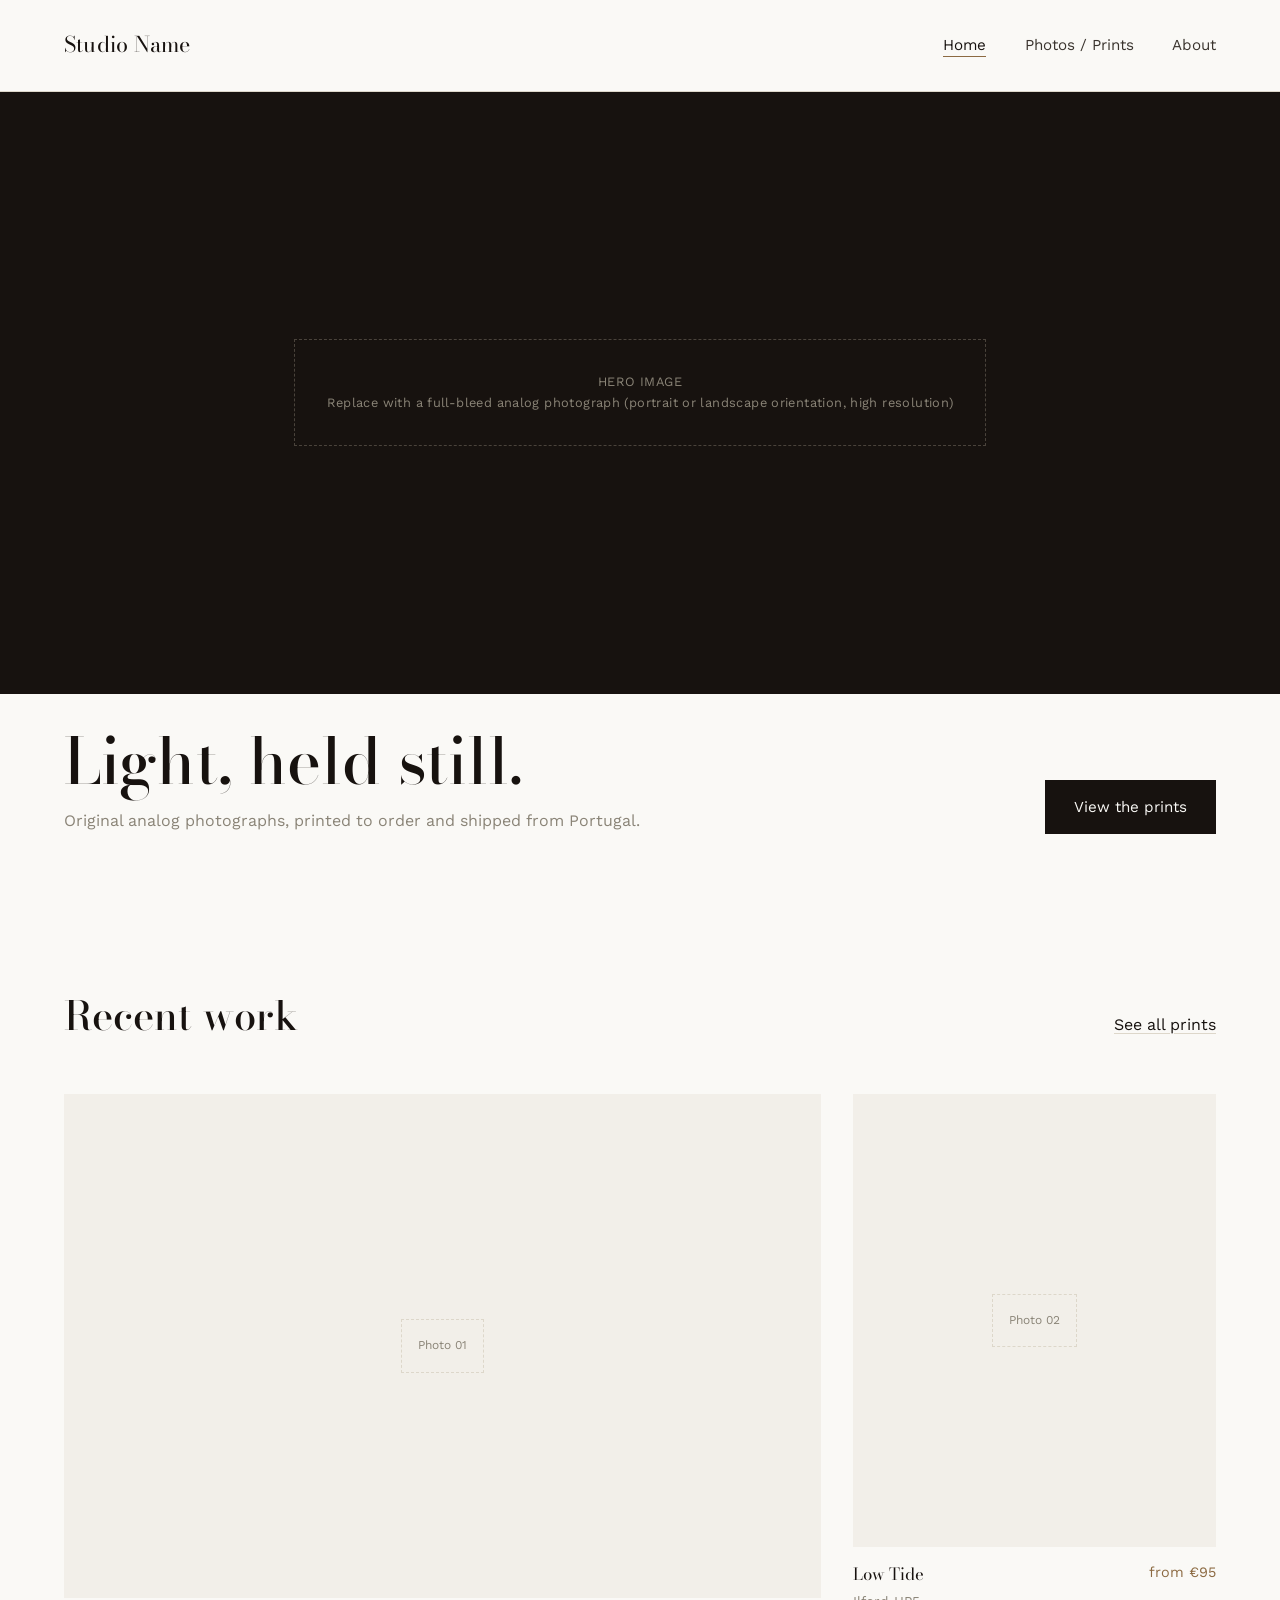
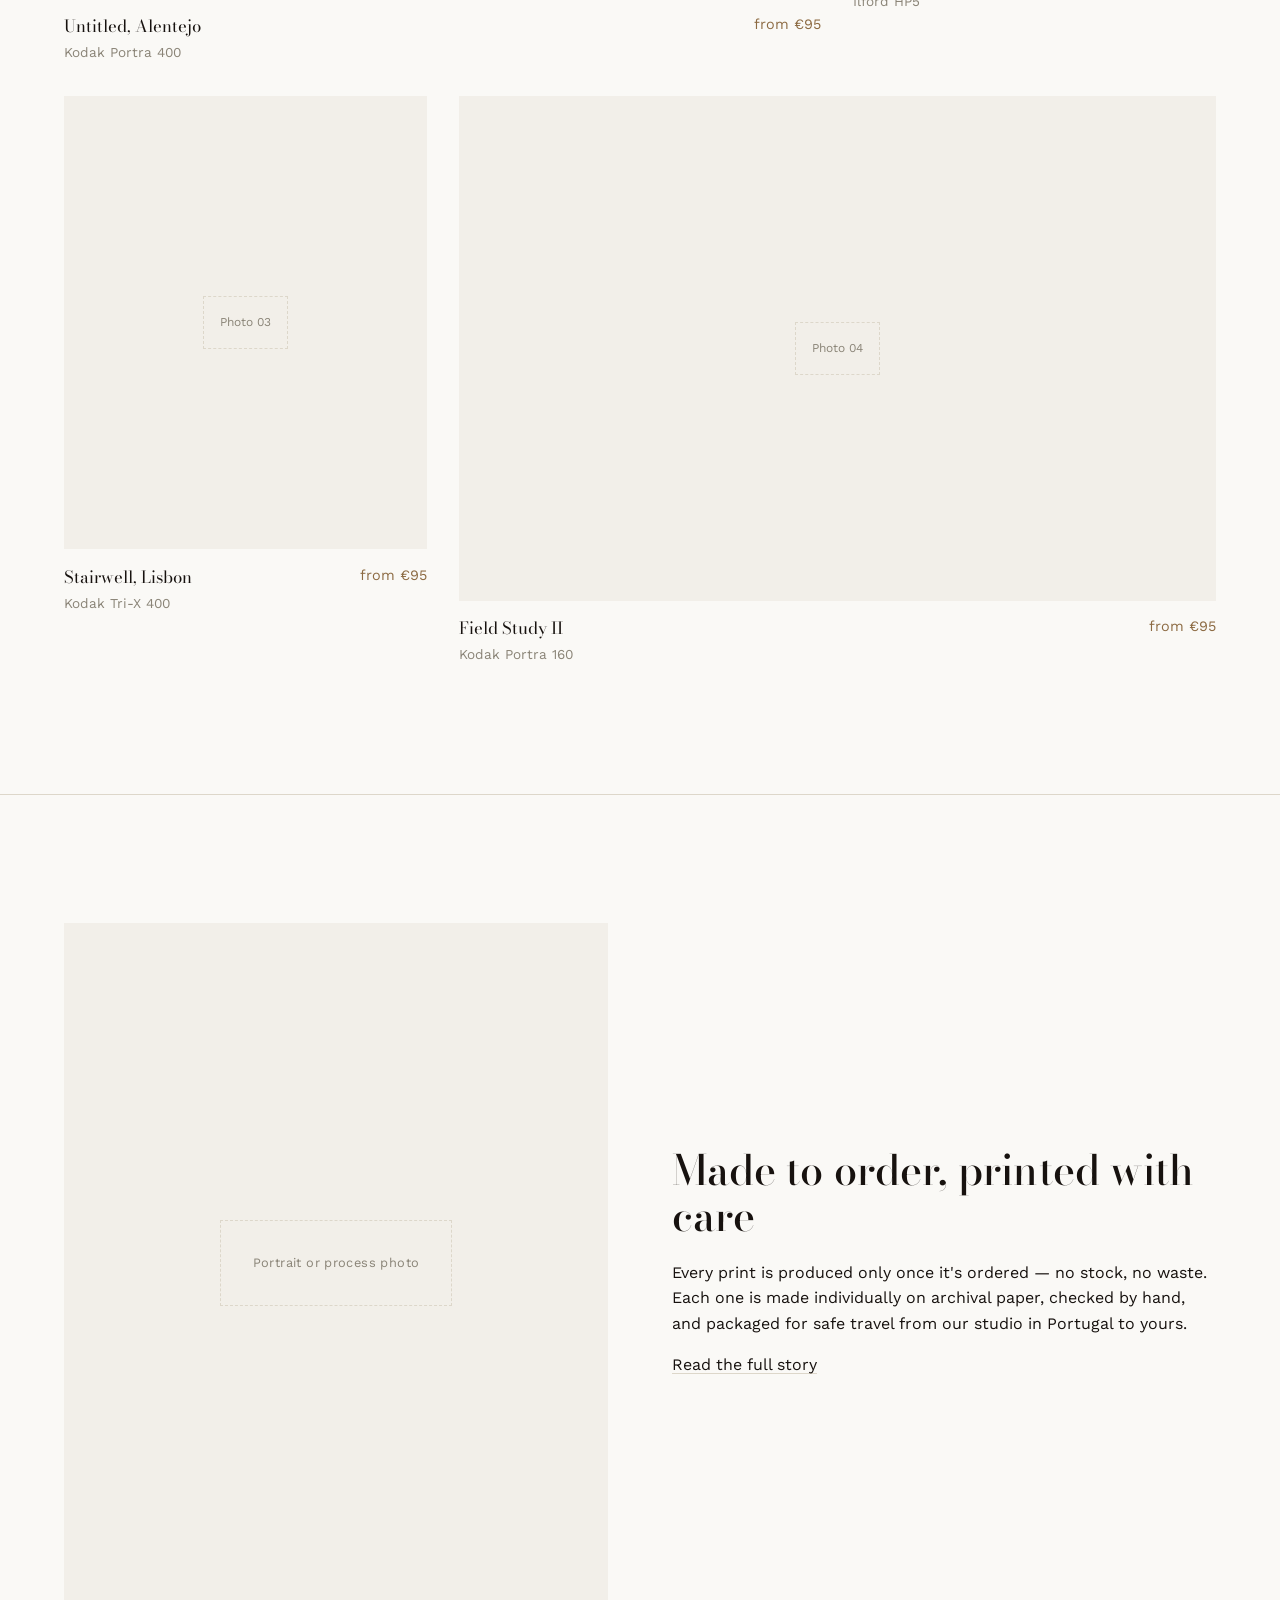
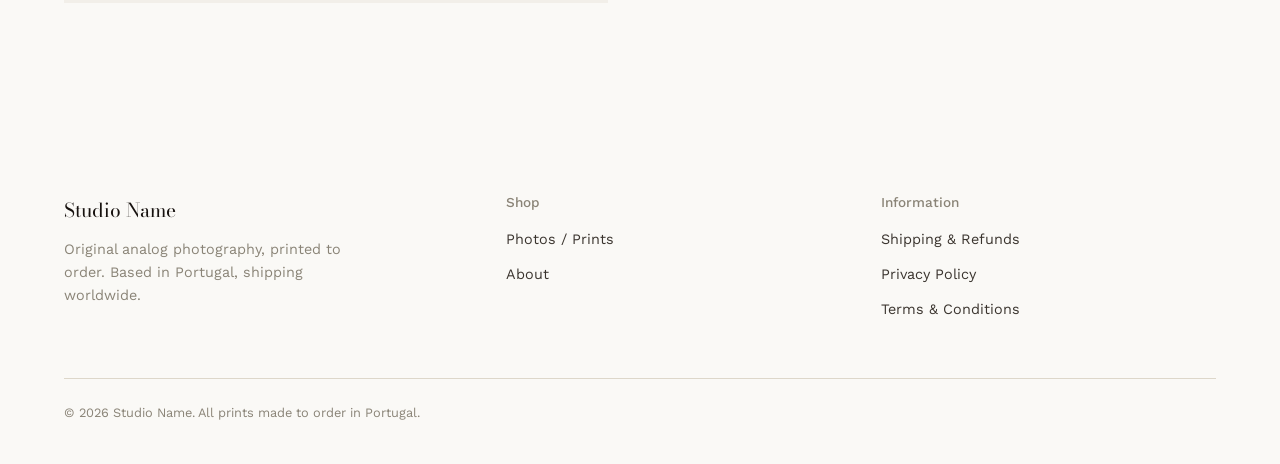
<file: index.html>
<!DOCTYPE html>
<html lang="en">
<head>
  <meta charset="UTF-8" />
  <meta name="viewport" content="width=device-width, initial-scale=1.0" />
  <meta name="theme-color" content="#faf9f6" />
  <title>Studio Name — Analog Photography Prints</title>
  <meta name="description" content="Made-to-order prints from original analog photographs. Hand-printed, archival, shipped from Portugal." />
  <link rel="preconnect" href="https://fonts.googleapis.com" />
  <link rel="preconnect" href="https://fonts.gstatic.com" crossorigin />
  <link href="https://fonts.googleapis.com/css2?family=Bodoni+Moda:ital,opsz,wght@0,6..96,400..500;1,6..96,400..500&family=Work+Sans:wght@400;500&display=swap" rel="stylesheet" />
  <link rel="stylesheet" href="css/style.css" />
</head>
<body>

  <header class="site-header">
    <a href="index.html" class="site-header__mark">Studio Name</a>
    <button class="nav-toggle" aria-label="Open menu" aria-expanded="false" aria-controls="primary-nav">
      <span class="nav-toggle__bar"></span>
      <span class="nav-toggle__bar"></span>
    </button>
    <nav>
      <ul class="site-nav" id="primary-nav">
        <li><a href="index.html" aria-current="page">Home</a></li>
        <li><a href="prints.html">Photos / Prints</a></li>
        <li><a href="about.html">About</a></li>
      </ul>
    </nav>
  </header>

  <main>
    <section class="hero" style="padding:0; border-bottom:none;">
      <div class="hero__frame">
        <!-- Replace with your chosen hero photograph -->
        <div class="hero__placeholder">HERO IMAGE<br />Replace with a full-bleed analog photograph (portrait or landscape orientation, high resolution)</div>
      </div>
      <div class="hero__caption">
        <div>
          <h1>Light, held still.</h1>
          <p>Original analog photographs, printed to order and shipped from Portugal.</p>
        </div>
        <a href="prints.html" class="btn btn--primary">View the prints</a>
      </div>
    </section>

    <section>
      <div class="section__head">
        <h2>Recent work</h2>
        <a href="prints.html" class="text-link">See all prints</a>
      </div>
      <div class="gallery">
        <a href="product.html" class="gallery__item gallery__item--wide">
          <div class="gallery__frame">
            <div class="gallery__placeholder">Photo 01</div>
          </div>
          <div class="gallery__meta">
            <div>
              <div class="gallery__title">Untitled, Alentejo</div>
              <div class="gallery__sub">Kodak Portra 400</div>
            </div>
            <div class="gallery__price">from €95</div>
          </div>
        </a>
        <a href="product.html" class="gallery__item gallery__item--narrow">
          <div class="gallery__frame">
            <div class="gallery__placeholder">Photo 02</div>
          </div>
          <div class="gallery__meta">
            <div>
              <div class="gallery__title">Low Tide</div>
              <div class="gallery__sub">Ilford HP5</div>
            </div>
            <div class="gallery__price">from €95</div>
          </div>
        </a>
        <a href="product.html" class="gallery__item gallery__item--narrow">
          <div class="gallery__frame">
            <div class="gallery__placeholder">Photo 03</div>
          </div>
          <div class="gallery__meta">
            <div>
              <div class="gallery__title">Stairwell, Lisbon</div>
              <div class="gallery__sub">Kodak Tri-X 400</div>
            </div>
            <div class="gallery__price">from €95</div>
          </div>
        </a>
        <a href="product.html" class="gallery__item gallery__item--wide">
          <div class="gallery__frame">
            <div class="gallery__placeholder">Photo 04</div>
          </div>
          <div class="gallery__meta">
            <div>
              <div class="gallery__title">Field Study II</div>
              <div class="gallery__sub">Kodak Portra 160</div>
            </div>
            <div class="gallery__price">from €95</div>
          </div>
        </a>
      </div>
    </section>

    <section>
      <div class="about">
        <div class="about__portrait">
          <div class="hero__placeholder" style="border-color:var(--line); color:var(--stone);">Portrait or process photo</div>
        </div>
        <div>
          <h2>Made to order, printed with care</h2>
          <p>Every print is produced only once it's ordered — no stock, no waste. Each one is made individually on archival paper, checked by hand, and packaged for safe travel from our studio in Portugal to yours.</p>
          <a href="about.html" class="text-link">Read the full story</a>
        </div>
      </div>
    </section>
  </main>

  <footer class="site-footer">
    <div>
      <div class="site-footer__mark">Studio Name</div>
      <p class="site-footer__about">Original analog photography, printed to order. Based in Portugal, shipping worldwide.</p>
    </div>
    <div>
      <h3>Shop</h3>
      <ul class="footer-links">
        <li><a href="prints.html">Photos / Prints</a></li>
        <li><a href="about.html">About</a></li>
      </ul>
    </div>
    <div>
      <h3>Information</h3>
      <ul class="footer-links">
        <li><a href="shipping-refunds.html">Shipping &amp; Refunds</a></li>
        <li><a href="privacy.html">Privacy Policy</a></li>
        <li><a href="terms.html">Terms &amp; Conditions</a></li>
      </ul>
    </div>
    <div class="site-footer__bottom">
      © <span id="year"></span> Studio Name. All prints made to order in Portugal.
    </div>
  </footer>

  <script src="js/main.js"></script>
</body>
</html>
</file>
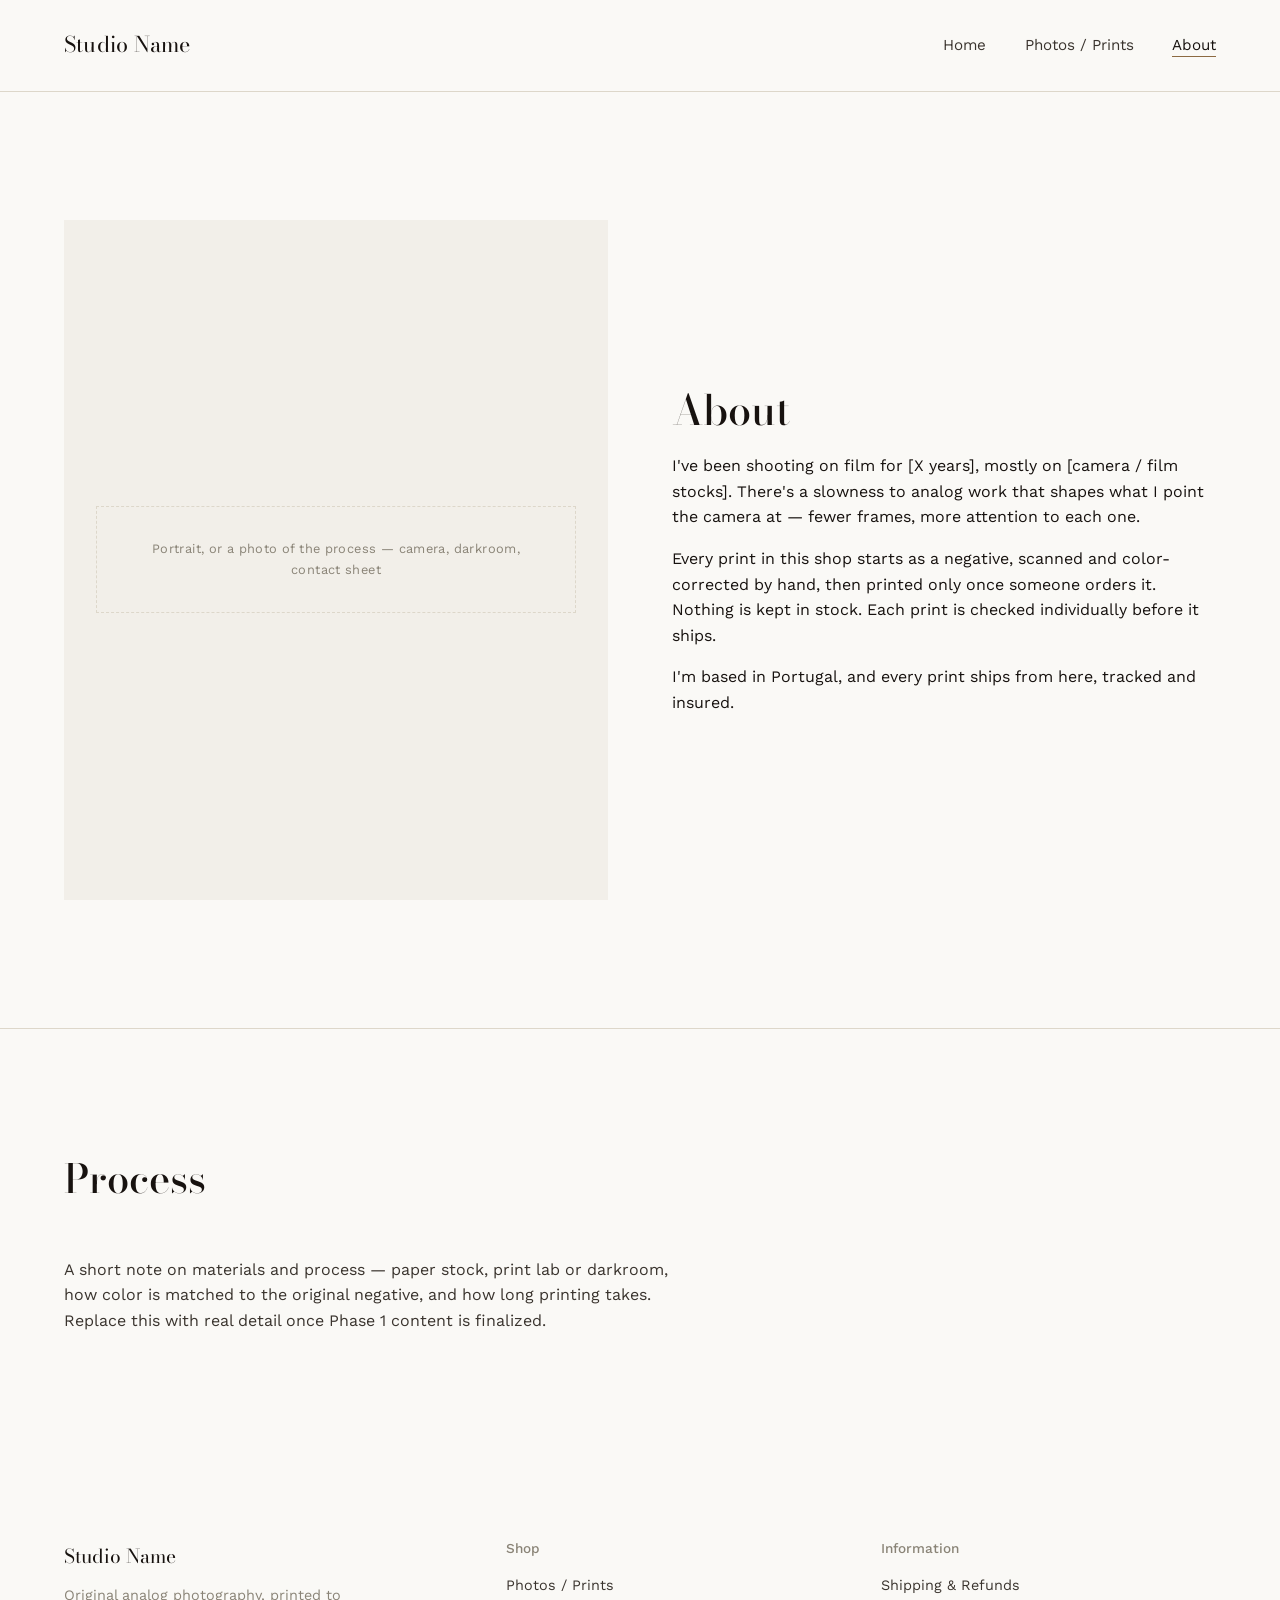
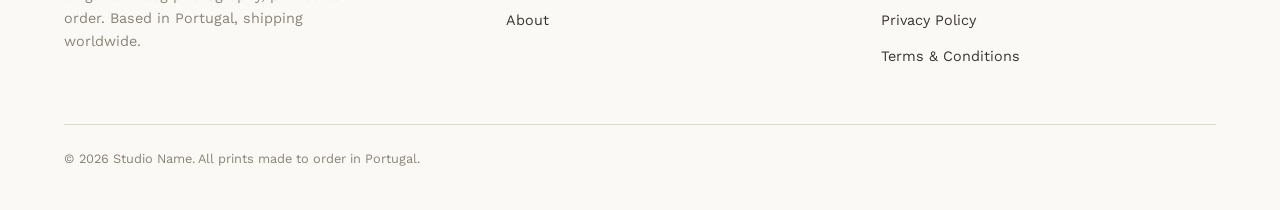
<file: about.html>
<!DOCTYPE html>
<html lang="en">
<head>
  <meta charset="UTF-8" />
  <meta name="viewport" content="width=device-width, initial-scale=1.0" />
  <meta name="theme-color" content="#faf9f6" />
  <title>About — Studio Name</title>
  <meta name="description" content="The story and process behind the studio — analog photography, printed to order." />
  <link rel="preconnect" href="https://fonts.googleapis.com" />
  <link rel="preconnect" href="https://fonts.gstatic.com" crossorigin />
  <link href="https://fonts.googleapis.com/css2?family=Bodoni+Moda:ital,opsz,wght@0,6..96,400..500;1,6..96,400..500&family=Work+Sans:wght@400;500&display=swap" rel="stylesheet" />
  <link rel="stylesheet" href="css/style.css" />
</head>
<body>

  <header class="site-header">
    <a href="index.html" class="site-header__mark">Studio Name</a>
    <button class="nav-toggle" aria-label="Open menu" aria-expanded="false" aria-controls="primary-nav">
      <span class="nav-toggle__bar"></span>
      <span class="nav-toggle__bar"></span>
    </button>
    <nav>
      <ul class="site-nav" id="primary-nav">
        <li><a href="index.html">Home</a></li>
        <li><a href="prints.html">Photos / Prints</a></li>
        <li><a href="about.html" aria-current="page">About</a></li>
      </ul>
    </nav>
  </header>

  <main>
    <section>
      <div class="about">
        <div class="about__portrait">
          <div class="hero__placeholder" style="border-color:var(--line); color:var(--stone);">Portrait, or a photo of the process — camera, darkroom, contact sheet</div>
        </div>
        <div>
          <h2>About</h2>
          <!--
            PLACEHOLDER COPY — replace with the real artist statement.
            Suggested structure: how you started shooting film, what draws
            you to it, how you work (cameras/film stocks), how prints are
            made. Keep it in your own voice; this is just scaffolding.
          -->
          <p>I've been shooting on film for [X years], mostly on [camera / film stocks]. There's a slowness to analog work that shapes what I point the camera at — fewer frames, more attention to each one.</p>
          <p>Every print in this shop starts as a negative, scanned and color-corrected by hand, then printed only once someone orders it. Nothing is kept in stock. Each print is checked individually before it ships.</p>
          <p>I'm based in Portugal, and every print ships from here, tracked and insured.</p>
        </div>
      </div>
    </section>

    <section>
      <div class="section__head">
        <h2>Process</h2>
      </div>
      <p style="color: var(--ink-soft);">A short note on materials and process — paper stock, print lab or darkroom, how color is matched to the original negative, and how long printing takes. Replace this with real detail once Phase 1 content is finalized.</p>
    </section>
  </main>

  <footer class="site-footer">
    <div>
      <div class="site-footer__mark">Studio Name</div>
      <p class="site-footer__about">Original analog photography, printed to order. Based in Portugal, shipping worldwide.</p>
    </div>
    <div>
      <h3>Shop</h3>
      <ul class="footer-links">
        <li><a href="prints.html">Photos / Prints</a></li>
        <li><a href="about.html">About</a></li>
      </ul>
    </div>
    <div>
      <h3>Information</h3>
      <ul class="footer-links">
        <li><a href="shipping-refunds.html">Shipping &amp; Refunds</a></li>
        <li><a href="privacy.html">Privacy Policy</a></li>
        <li><a href="terms.html">Terms &amp; Conditions</a></li>
      </ul>
    </div>
    <div class="site-footer__bottom">
      © <span id="year"></span> Studio Name. All prints made to order in Portugal.
    </div>
  </footer>

  <script src="js/main.js"></script>
</body>
</html>
</file>
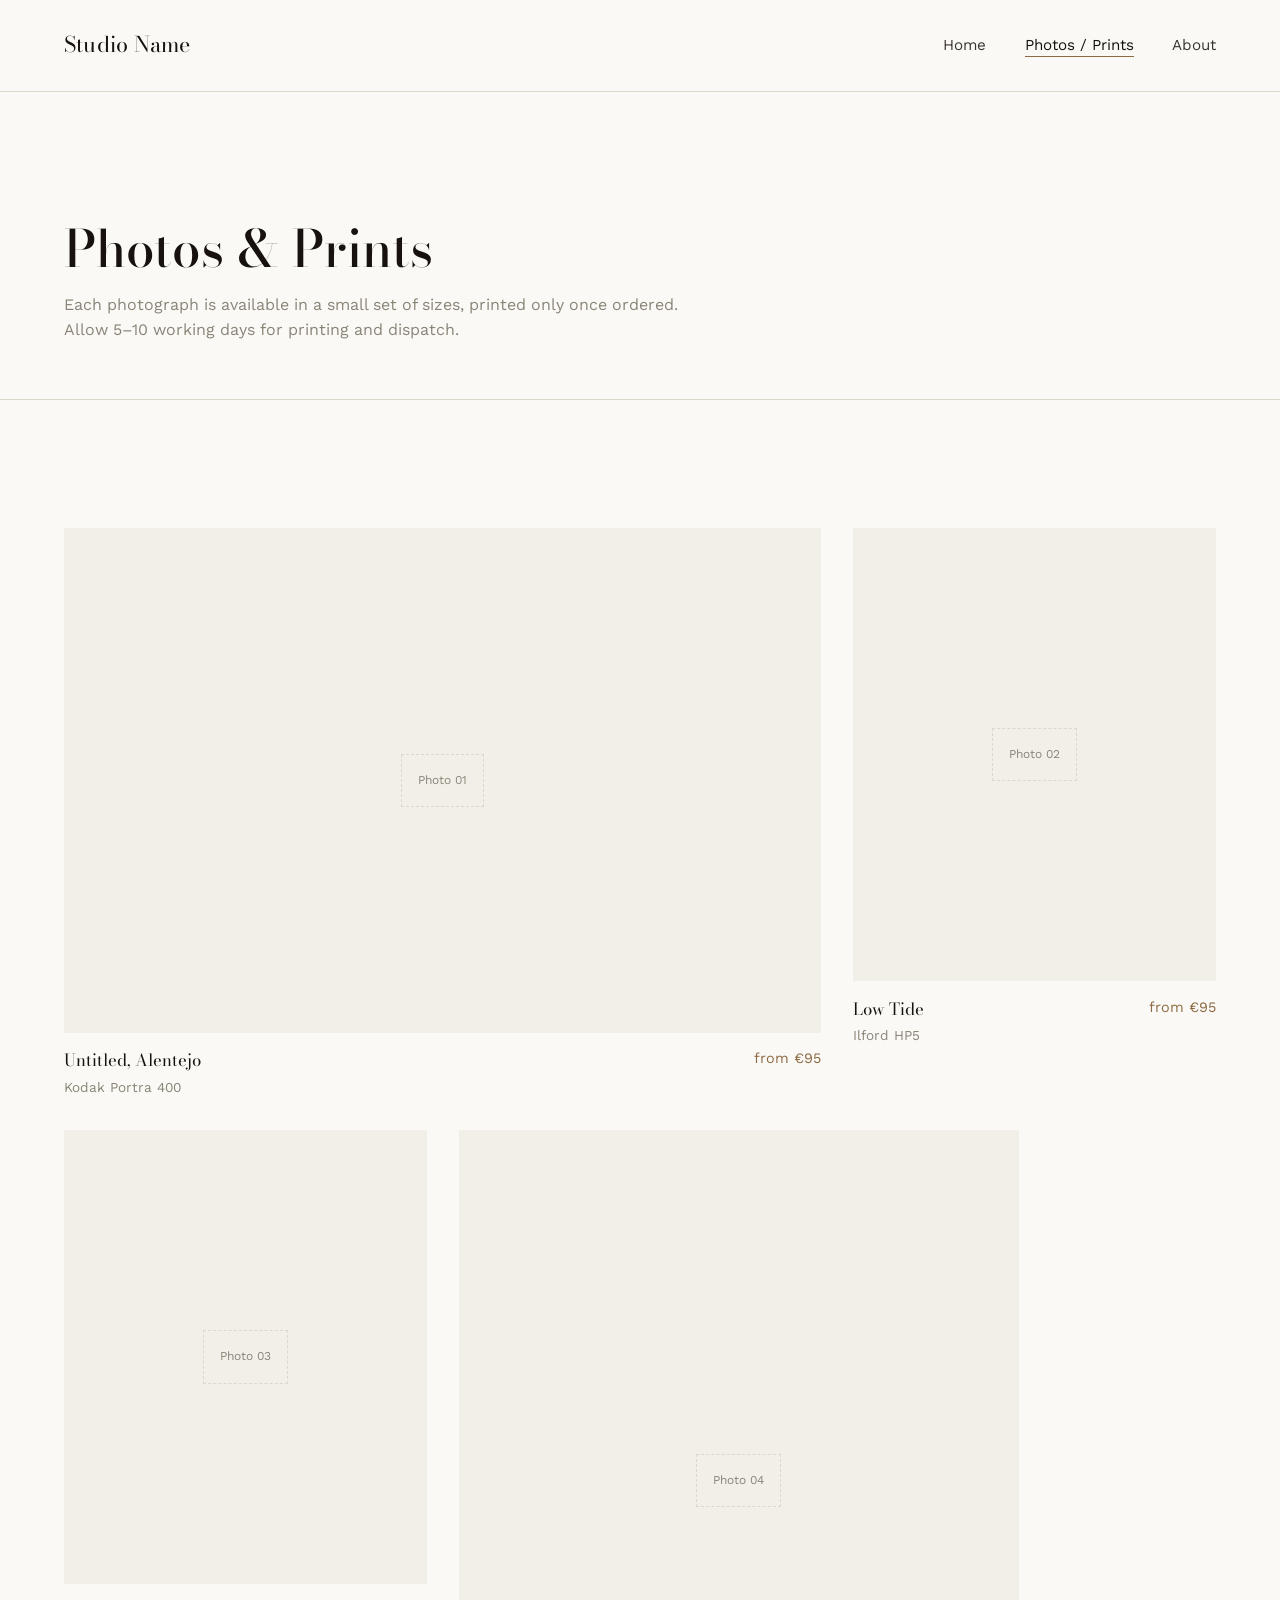
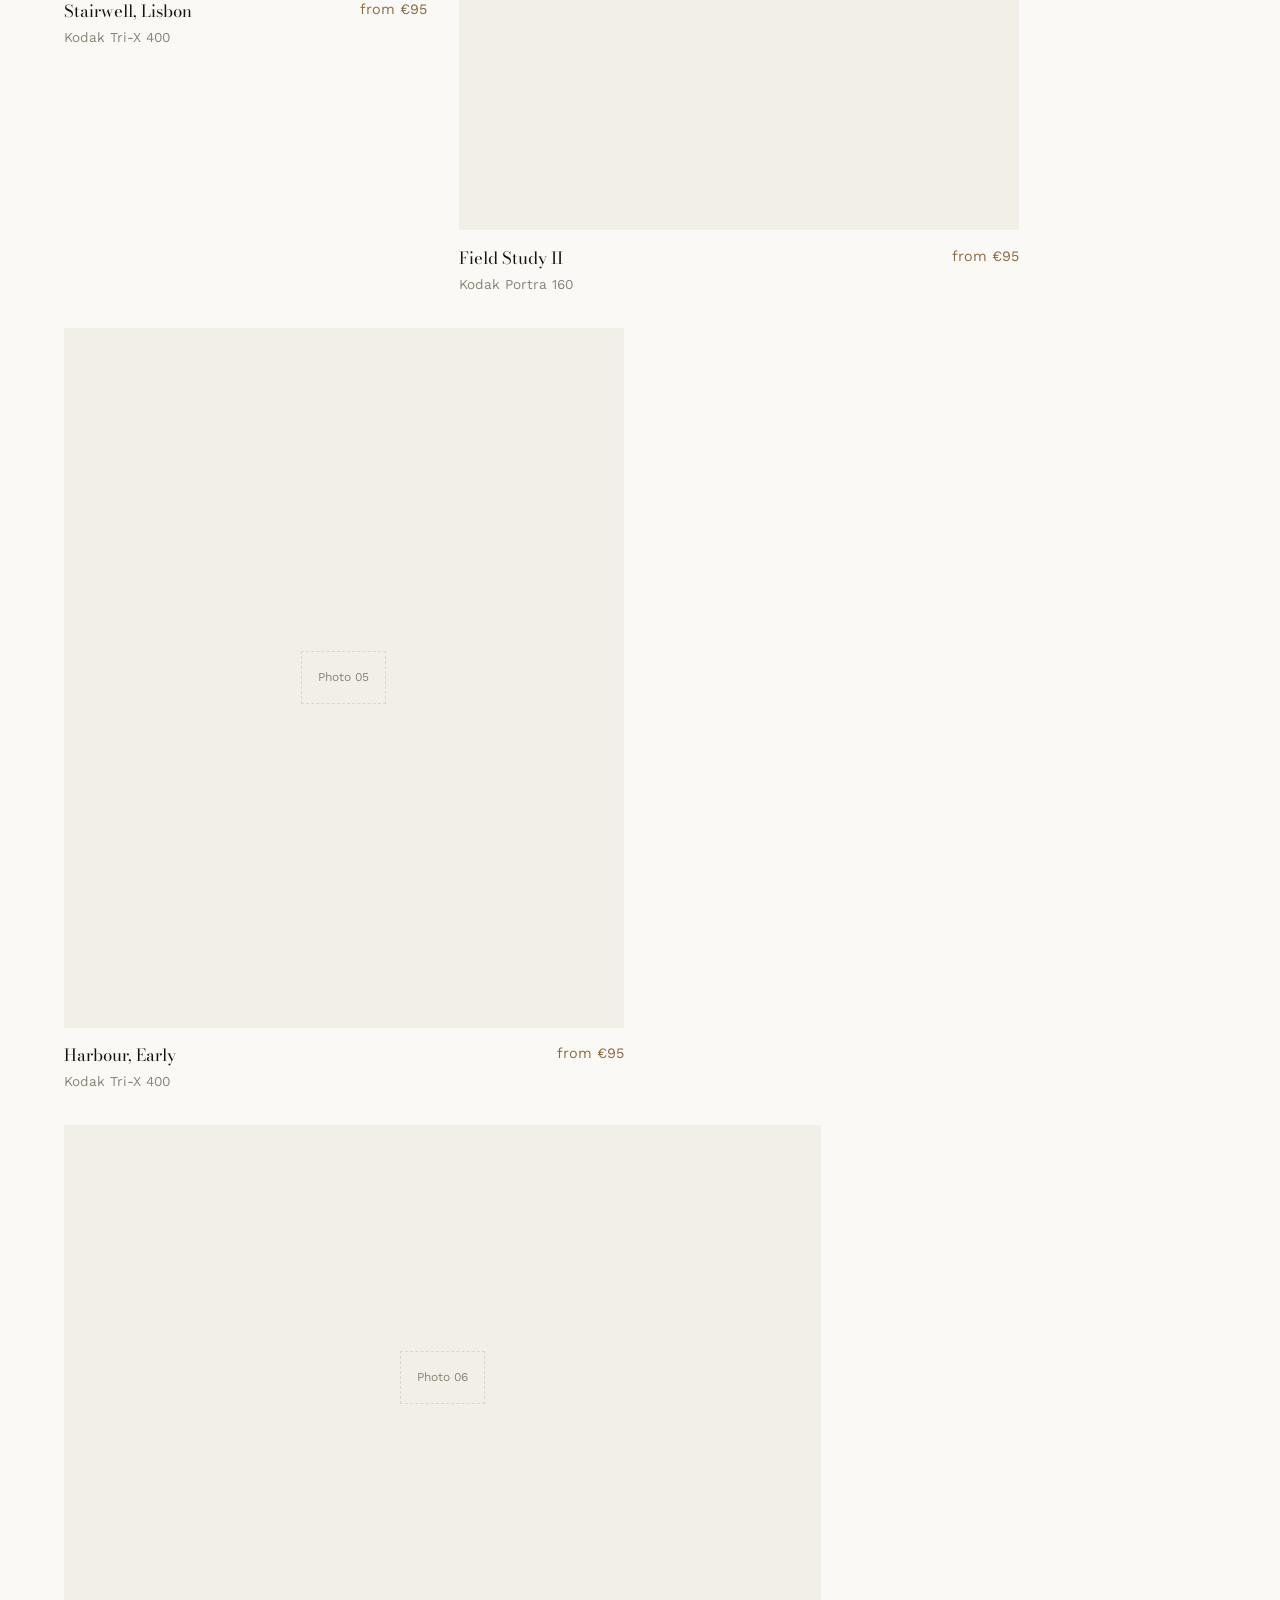
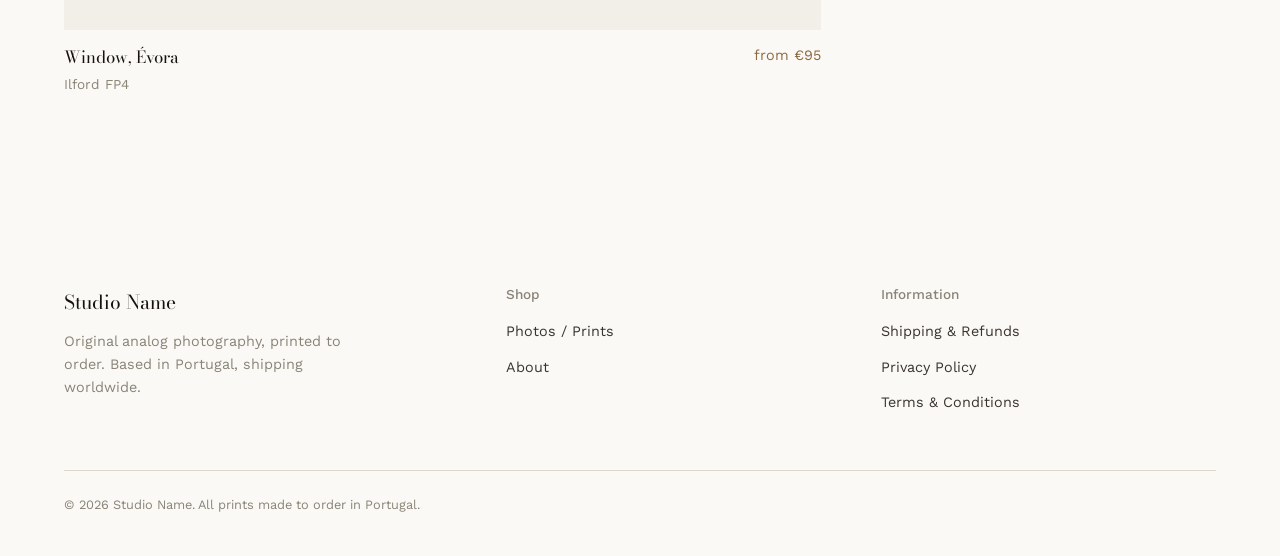
<file: prints.html>
<!DOCTYPE html>
<html lang="en">
<head>
  <meta charset="UTF-8" />
  <meta name="viewport" content="width=device-width, initial-scale=1.0" />
  <meta name="theme-color" content="#faf9f6" />
  <title>Photos / Prints — Studio Name</title>
  <meta name="description" content="Browse original analog photographs available as made-to-order prints." />
  <link rel="preconnect" href="https://fonts.googleapis.com" />
  <link rel="preconnect" href="https://fonts.gstatic.com" crossorigin />
  <link href="https://fonts.googleapis.com/css2?family=Bodoni+Moda:ital,opsz,wght@0,6..96,400..500;1,6..96,400..500&family=Work+Sans:wght@400;500&display=swap" rel="stylesheet" />
  <link rel="stylesheet" href="css/style.css" />
</head>
<body>

  <header class="site-header">
    <a href="index.html" class="site-header__mark">Studio Name</a>
    <button class="nav-toggle" aria-label="Open menu" aria-expanded="false" aria-controls="primary-nav">
      <span class="nav-toggle__bar"></span>
      <span class="nav-toggle__bar"></span>
    </button>
    <nav>
      <ul class="site-nav" id="primary-nav">
        <li><a href="index.html">Home</a></li>
        <li><a href="prints.html" aria-current="page">Photos / Prints</a></li>
        <li><a href="about.html">About</a></li>
      </ul>
    </nav>
  </header>

  <main>
    <section style="border-bottom: 1px solid var(--line); padding-bottom: 2.5rem;">
      <h1 style="font-size: clamp(2.2rem, 4.5vw, 3.2rem); max-width: 18ch;">Photos &amp; Prints</h1>
      <p style="color: var(--stone); margin-top: 1rem;">Each photograph is available in a small set of sizes, printed only once ordered. Allow 5–10 working days for printing and dispatch.</p>
    </section>

    <section>
      <!--
        PRODUCT GRID TEMPLATE
        Duplicate a .gallery__item block for each photograph.
        Alternate --wide / --narrow / (no modifier = span 3) to keep the
        gallery asymmetric rather than a uniform product-card grid.
        Link each item to its own product page (duplicate product.html).
      -->
      <div class="gallery">
        <a href="product.html" class="gallery__item gallery__item--wide">
          <div class="gallery__frame"><div class="gallery__placeholder">Photo 01</div></div>
          <div class="gallery__meta">
            <div>
              <div class="gallery__title">Untitled, Alentejo</div>
              <div class="gallery__sub">Kodak Portra 400</div>
            </div>
            <div class="gallery__price">from €95</div>
          </div>
        </a>
        <a href="product.html" class="gallery__item gallery__item--narrow">
          <div class="gallery__frame"><div class="gallery__placeholder">Photo 02</div></div>
          <div class="gallery__meta">
            <div>
              <div class="gallery__title">Low Tide</div>
              <div class="gallery__sub">Ilford HP5</div>
            </div>
            <div class="gallery__price">from €95</div>
          </div>
        </a>
        <a href="product.html" class="gallery__item gallery__item--narrow">
          <div class="gallery__frame"><div class="gallery__placeholder">Photo 03</div></div>
          <div class="gallery__meta">
            <div>
              <div class="gallery__title">Stairwell, Lisbon</div>
              <div class="gallery__sub">Kodak Tri-X 400</div>
            </div>
            <div class="gallery__price">from €95</div>
          </div>
        </a>
        <a href="product.html" class="gallery__item">
          <div class="gallery__frame"><div class="gallery__placeholder">Photo 04</div></div>
          <div class="gallery__meta">
            <div>
              <div class="gallery__title">Field Study II</div>
              <div class="gallery__sub">Kodak Portra 160</div>
            </div>
            <div class="gallery__price">from €95</div>
          </div>
        </a>
        <a href="product.html" class="gallery__item">
          <div class="gallery__frame"><div class="gallery__placeholder">Photo 05</div></div>
          <div class="gallery__meta">
            <div>
              <div class="gallery__title">Harbour, Early</div>
              <div class="gallery__sub">Kodak Tri-X 400</div>
            </div>
            <div class="gallery__price">from €95</div>
          </div>
        </a>
        <a href="product.html" class="gallery__item gallery__item--wide">
          <div class="gallery__frame"><div class="gallery__placeholder">Photo 06</div></div>
          <div class="gallery__meta">
            <div>
              <div class="gallery__title">Window, Évora</div>
              <div class="gallery__sub">Ilford FP4</div>
            </div>
            <div class="gallery__price">from €95</div>
          </div>
        </a>
      </div>
    </section>
  </main>

  <footer class="site-footer">
    <div>
      <div class="site-footer__mark">Studio Name</div>
      <p class="site-footer__about">Original analog photography, printed to order. Based in Portugal, shipping worldwide.</p>
    </div>
    <div>
      <h3>Shop</h3>
      <ul class="footer-links">
        <li><a href="prints.html">Photos / Prints</a></li>
        <li><a href="about.html">About</a></li>
      </ul>
    </div>
    <div>
      <h3>Information</h3>
      <ul class="footer-links">
        <li><a href="shipping-refunds.html">Shipping &amp; Refunds</a></li>
        <li><a href="privacy.html">Privacy Policy</a></li>
        <li><a href="terms.html">Terms &amp; Conditions</a></li>
      </ul>
    </div>
    <div class="site-footer__bottom">
      © <span id="year"></span> Studio Name. All prints made to order in Portugal.
    </div>
  </footer>

  <script src="js/main.js"></script>
</body>
</html>
</file>
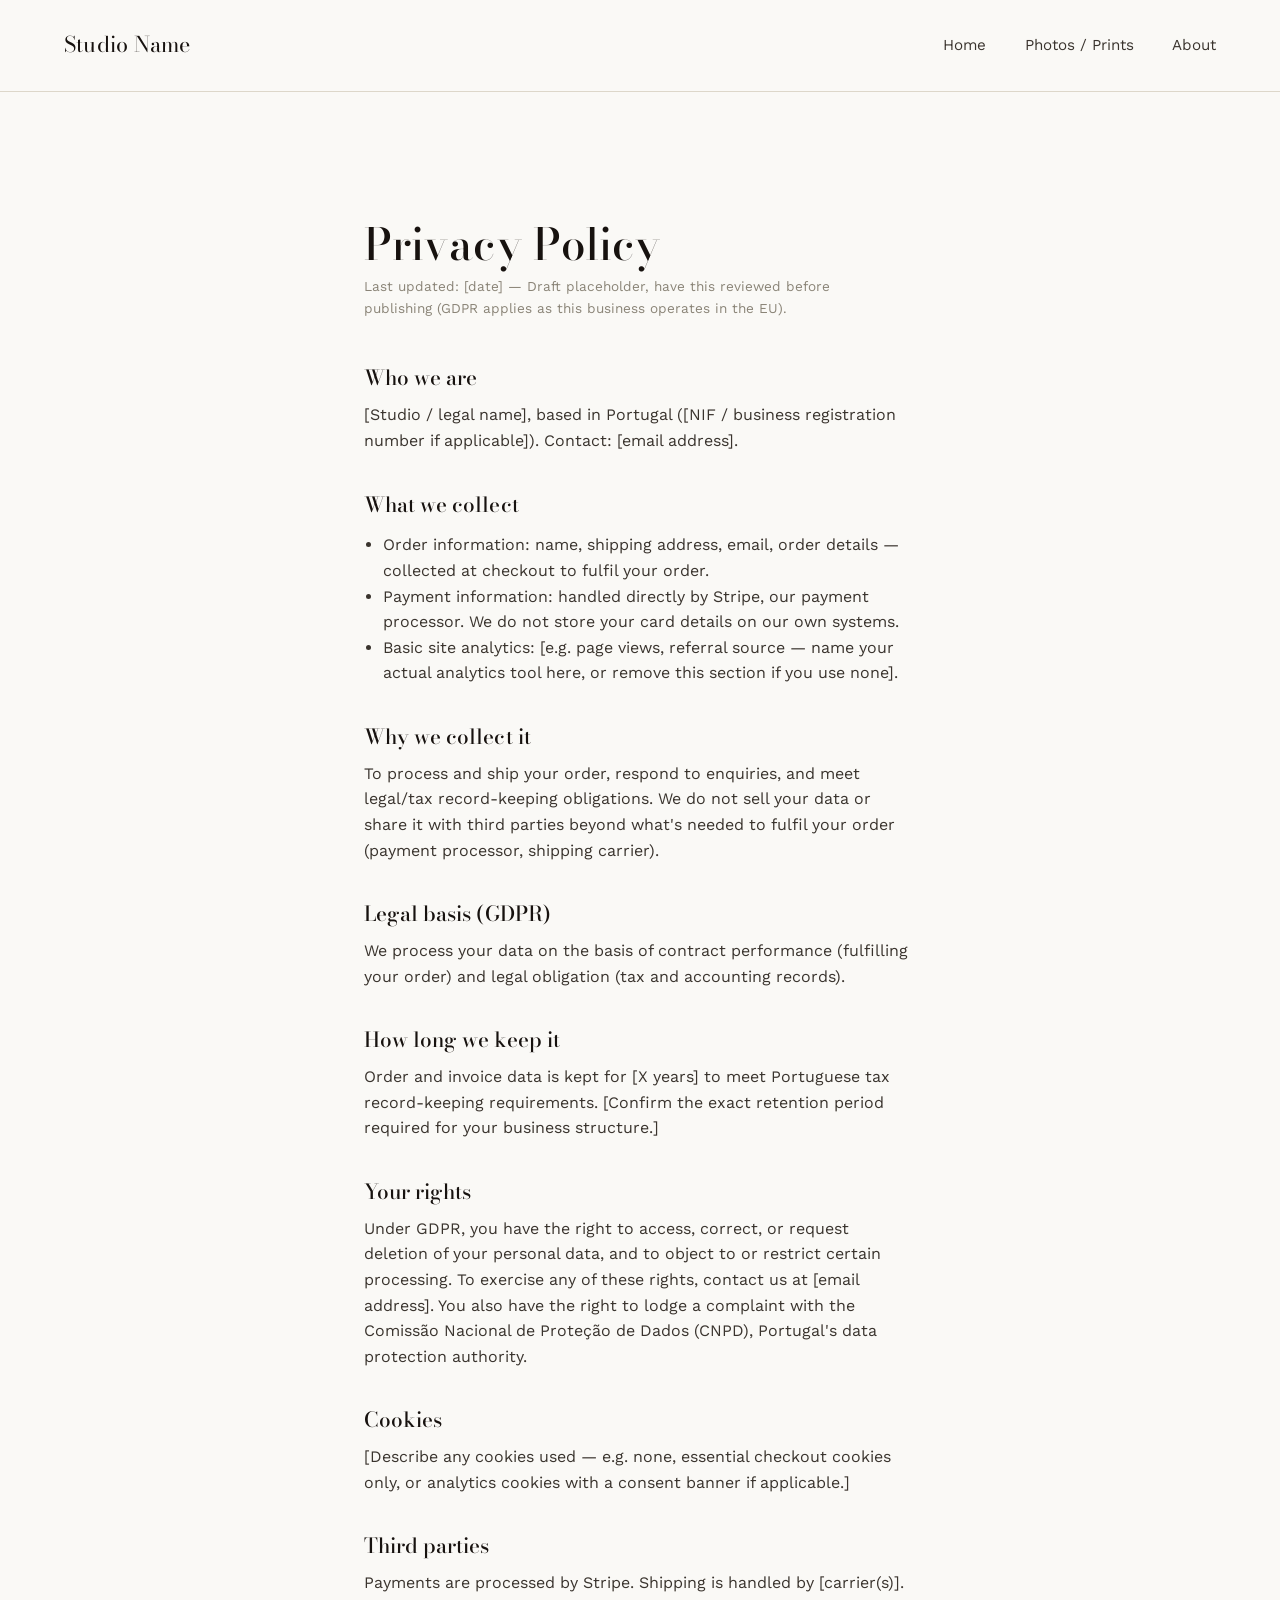
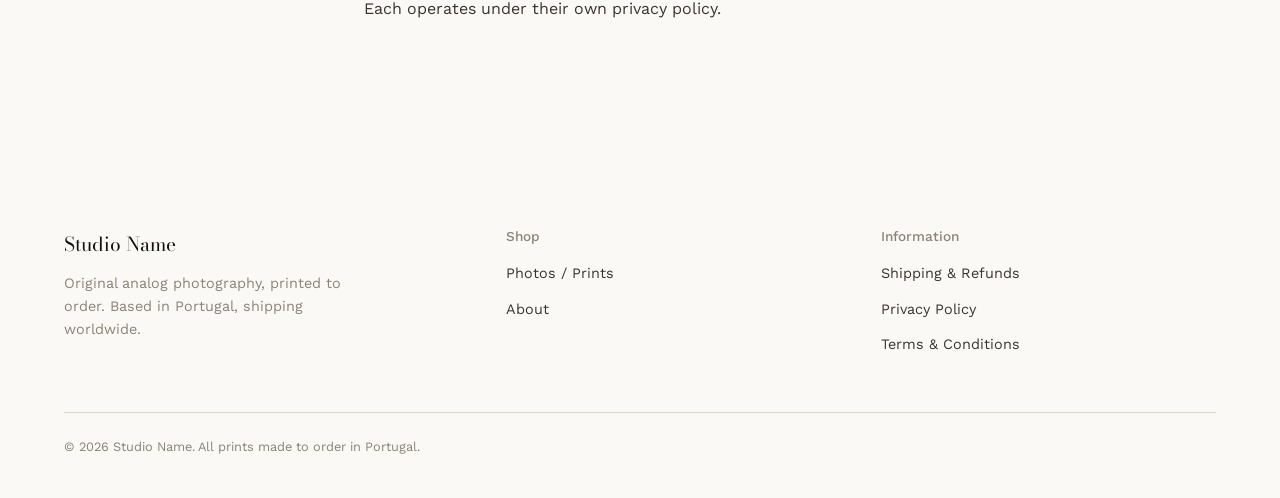
<file: privacy.html>
<!DOCTYPE html>
<html lang="en">
<head>
  <meta charset="UTF-8" />
  <meta name="viewport" content="width=device-width, initial-scale=1.0" />
  <meta name="theme-color" content="#faf9f6" />
  <title>Privacy Policy — Studio Name</title>
  <link rel="preconnect" href="https://fonts.googleapis.com" />
  <link rel="preconnect" href="https://fonts.gstatic.com" crossorigin />
  <link href="https://fonts.googleapis.com/css2?family=Bodoni+Moda:ital,opsz,wght@0,6..96,400..500;1,6..96,400..500&family=Work+Sans:wght@400;500&display=swap" rel="stylesheet" />
  <link rel="stylesheet" href="css/style.css" />
</head>
<body>

  <header class="site-header">
    <a href="index.html" class="site-header__mark">Studio Name</a>
    <button class="nav-toggle" aria-label="Open menu" aria-expanded="false" aria-controls="primary-nav">
      <span class="nav-toggle__bar"></span>
      <span class="nav-toggle__bar"></span>
    </button>
    <nav>
      <ul class="site-nav" id="primary-nav">
        <li><a href="index.html">Home</a></li>
        <li><a href="prints.html">Photos / Prints</a></li>
        <li><a href="about.html">About</a></li>
      </ul>
    </nav>
  </header>

  <main>
    <div class="text-page">
      <h1>Privacy Policy</h1>
      <p class="updated">Last updated: [date] — Draft placeholder, have this reviewed before publishing (GDPR applies as this business operates in the EU).</p>

      <h2>Who we are</h2>
      <p>[Studio / legal name], based in Portugal ([NIF / business registration number if applicable]). Contact: [email address].</p>

      <h2>What we collect</h2>
      <ul>
        <li>Order information: name, shipping address, email, order details — collected at checkout to fulfil your order.</li>
        <li>Payment information: handled directly by Stripe, our payment processor. We do not store your card details on our own systems.</li>
        <li>Basic site analytics: [e.g. page views, referral source — name your actual analytics tool here, or remove this section if you use none].</li>
      </ul>

      <h2>Why we collect it</h2>
      <p>To process and ship your order, respond to enquiries, and meet legal/tax record-keeping obligations. We do not sell your data or share it with third parties beyond what's needed to fulfil your order (payment processor, shipping carrier).</p>

      <h2>Legal basis (GDPR)</h2>
      <p>We process your data on the basis of contract performance (fulfilling your order) and legal obligation (tax and accounting records).</p>

      <h2>How long we keep it</h2>
      <p>Order and invoice data is kept for [X years] to meet Portuguese tax record-keeping requirements. [Confirm the exact retention period required for your business structure.]</p>

      <h2>Your rights</h2>
      <p>Under GDPR, you have the right to access, correct, or request deletion of your personal data, and to object to or restrict certain processing. To exercise any of these rights, contact us at [email address]. You also have the right to lodge a complaint with the Comissão Nacional de Proteção de Dados (CNPD), Portugal's data protection authority.</p>

      <h2>Cookies</h2>
      <p>[Describe any cookies used — e.g. none, essential checkout cookies only, or analytics cookies with a consent banner if applicable.]</p>

      <h2>Third parties</h2>
      <p>Payments are processed by Stripe. Shipping is handled by [carrier(s)]. Each operates under their own privacy policy.</p>
    </div>
  </main>

  <footer class="site-footer">
    <div>
      <div class="site-footer__mark">Studio Name</div>
      <p class="site-footer__about">Original analog photography, printed to order. Based in Portugal, shipping worldwide.</p>
    </div>
    <div>
      <h3>Shop</h3>
      <ul class="footer-links">
        <li><a href="prints.html">Photos / Prints</a></li>
        <li><a href="about.html">About</a></li>
      </ul>
    </div>
    <div>
      <h3>Information</h3>
      <ul class="footer-links">
        <li><a href="shipping-refunds.html">Shipping &amp; Refunds</a></li>
        <li><a href="privacy.html">Privacy Policy</a></li>
        <li><a href="terms.html">Terms &amp; Conditions</a></li>
      </ul>
    </div>
    <div class="site-footer__bottom">
      © <span id="year"></span> Studio Name. All prints made to order in Portugal.
    </div>
  </footer>

  <script src="js/main.js"></script>
</body>
</html>
</file>
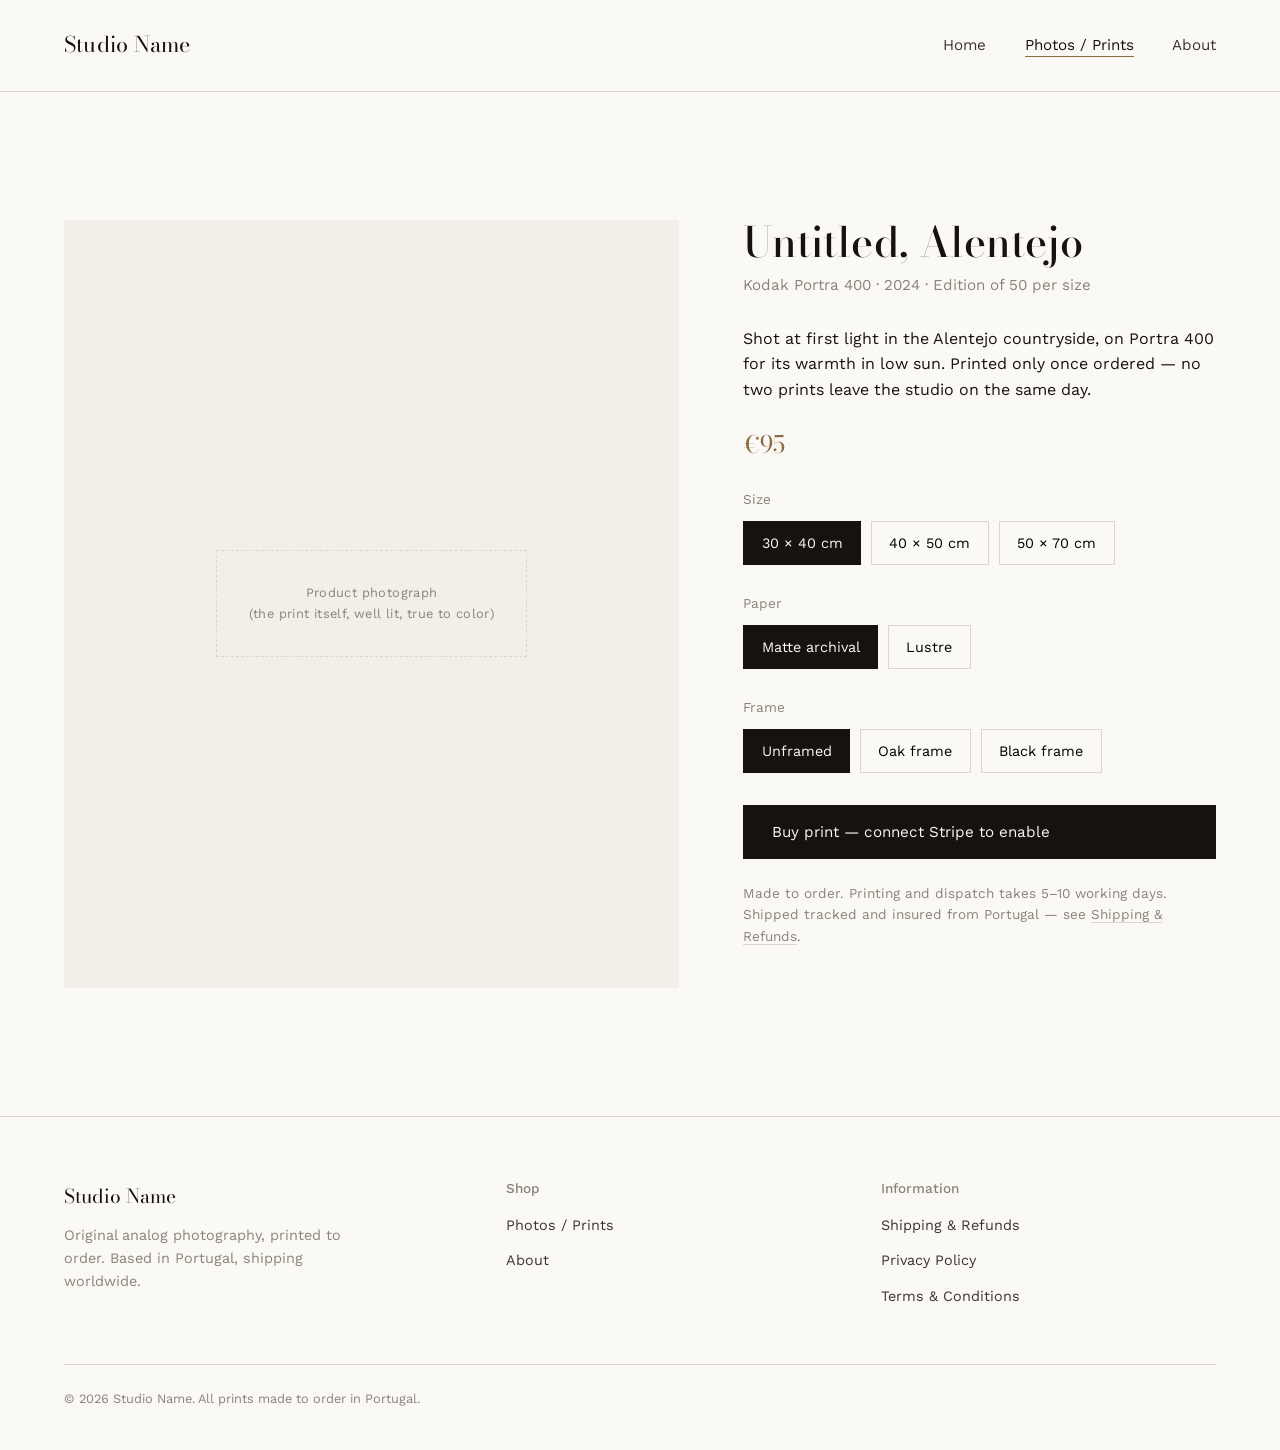
<file: product.html>
<!DOCTYPE html>
<html lang="en">
<head>
  <meta charset="UTF-8" />
  <meta name="viewport" content="width=device-width, initial-scale=1.0" />
  <meta name="theme-color" content="#faf9f6" />
  <title>Untitled, Alentejo — Studio Name</title>
  <meta name="description" content="Made-to-order print. Archival paper, hand-checked, shipped from Portugal." />
  <link rel="preconnect" href="https://fonts.googleapis.com" />
  <link rel="preconnect" href="https://fonts.gstatic.com" crossorigin />
  <link href="https://fonts.googleapis.com/css2?family=Bodoni+Moda:ital,opsz,wght@0,6..96,400..500;1,6..96,400..500&family=Work+Sans:wght@400;500&display=swap" rel="stylesheet" />
  <link rel="stylesheet" href="css/style.css" />
</head>
<body>

  <header class="site-header">
    <a href="index.html" class="site-header__mark">Studio Name</a>
    <button class="nav-toggle" aria-label="Open menu" aria-expanded="false" aria-controls="primary-nav">
      <span class="nav-toggle__bar"></span>
      <span class="nav-toggle__bar"></span>
    </button>
    <nav>
      <ul class="site-nav" id="primary-nav">
        <li><a href="index.html">Home</a></li>
        <li><a href="prints.html" aria-current="page">Photos / Prints</a></li>
        <li><a href="about.html">About</a></li>
      </ul>
    </nav>
  </header>

  <main>
    <!--
      PRODUCT PAGE TEMPLATE — duplicate this file per photograph
      (e.g. product-untitled-alentejo.html) and update:
        - title / meta description
        - image placeholder
        - title, metadata line, description
        - size/paper option pills (aria-pressed="true" on the default)
        - the Stripe button/link in .product__cta
    -->
    <div class="product">
      <div class="product__frame">
        <div class="hero__placeholder" style="border-color:var(--line); color:var(--stone);">Product photograph<br />(the print itself, well lit, true to color)</div>
      </div>

      <div class="product__info">
        <h1>Untitled, Alentejo</h1>
        <p class="product__meta">Kodak Portra 400 · 2024 · Edition of 50 per size</p>

        <p>Shot at first light in the Alentejo countryside, on Portra 400 for its warmth in low sun. Printed only once ordered — no two prints leave the studio on the same day.</p>

        <div class="product__price">€95</div>

        <div class="option-group">
          <span class="option-group__label">Size</span>
          <div class="option-pills" role="group" aria-label="Size">
            <button type="button" class="option-pill" aria-pressed="true">30 × 40 cm</button>
            <button type="button" class="option-pill" aria-pressed="false">40 × 50 cm</button>
            <button type="button" class="option-pill" aria-pressed="false">50 × 70 cm</button>
          </div>
        </div>

        <div class="option-group">
          <span class="option-group__label">Paper</span>
          <div class="option-pills" role="group" aria-label="Paper">
            <button type="button" class="option-pill" aria-pressed="true">Matte archival</button>
            <button type="button" class="option-pill" aria-pressed="false">Lustre</button>
          </div>
        </div>

        <div class="option-group">
          <span class="option-group__label">Frame</span>
          <div class="option-pills" role="group" aria-label="Frame">
            <button type="button" class="option-pill" aria-pressed="true">Unframed</button>
            <button type="button" class="option-pill" aria-pressed="false">Oak frame</button>
            <button type="button" class="option-pill" aria-pressed="false">Black frame</button>
          </div>
        </div>

        <div class="product__cta">
          <!--
            STRIPE INTEGRATION POINT
            Once the Stripe account is connected, replace this <a> with
            either:
              a) a Stripe Payment Link (simplest — one per size/paper/frame
                 combination, or one Payment Link with variant prices), or
              b) an embedded Stripe Checkout button (stripe-buy-button
                 custom element) if you want it to stay on-page.
            For now this links nowhere — it's a placeholder for that step.
          -->
          <a href="#" class="btn btn--primary" aria-disabled="true">Buy print — connect Stripe to enable</a>
        </div>

        <p class="product__note">Made to order. Printing and dispatch takes 5–10 working days. Shipped tracked and insured from Portugal — see <a href="shipping-refunds.html" class="text-link">Shipping &amp; Refunds</a>.</p>
      </div>
    </div>
  </main>

  <footer class="site-footer">
    <div>
      <div class="site-footer__mark">Studio Name</div>
      <p class="site-footer__about">Original analog photography, printed to order. Based in Portugal, shipping worldwide.</p>
    </div>
    <div>
      <h3>Shop</h3>
      <ul class="footer-links">
        <li><a href="prints.html">Photos / Prints</a></li>
        <li><a href="about.html">About</a></li>
      </ul>
    </div>
    <div>
      <h3>Information</h3>
      <ul class="footer-links">
        <li><a href="shipping-refunds.html">Shipping &amp; Refunds</a></li>
        <li><a href="privacy.html">Privacy Policy</a></li>
        <li><a href="terms.html">Terms &amp; Conditions</a></li>
      </ul>
    </div>
    <div class="site-footer__bottom">
      © <span id="year"></span> Studio Name. All prints made to order in Portugal.
    </div>
  </footer>

  <script src="js/main.js"></script>
</body>
</html>
</file>
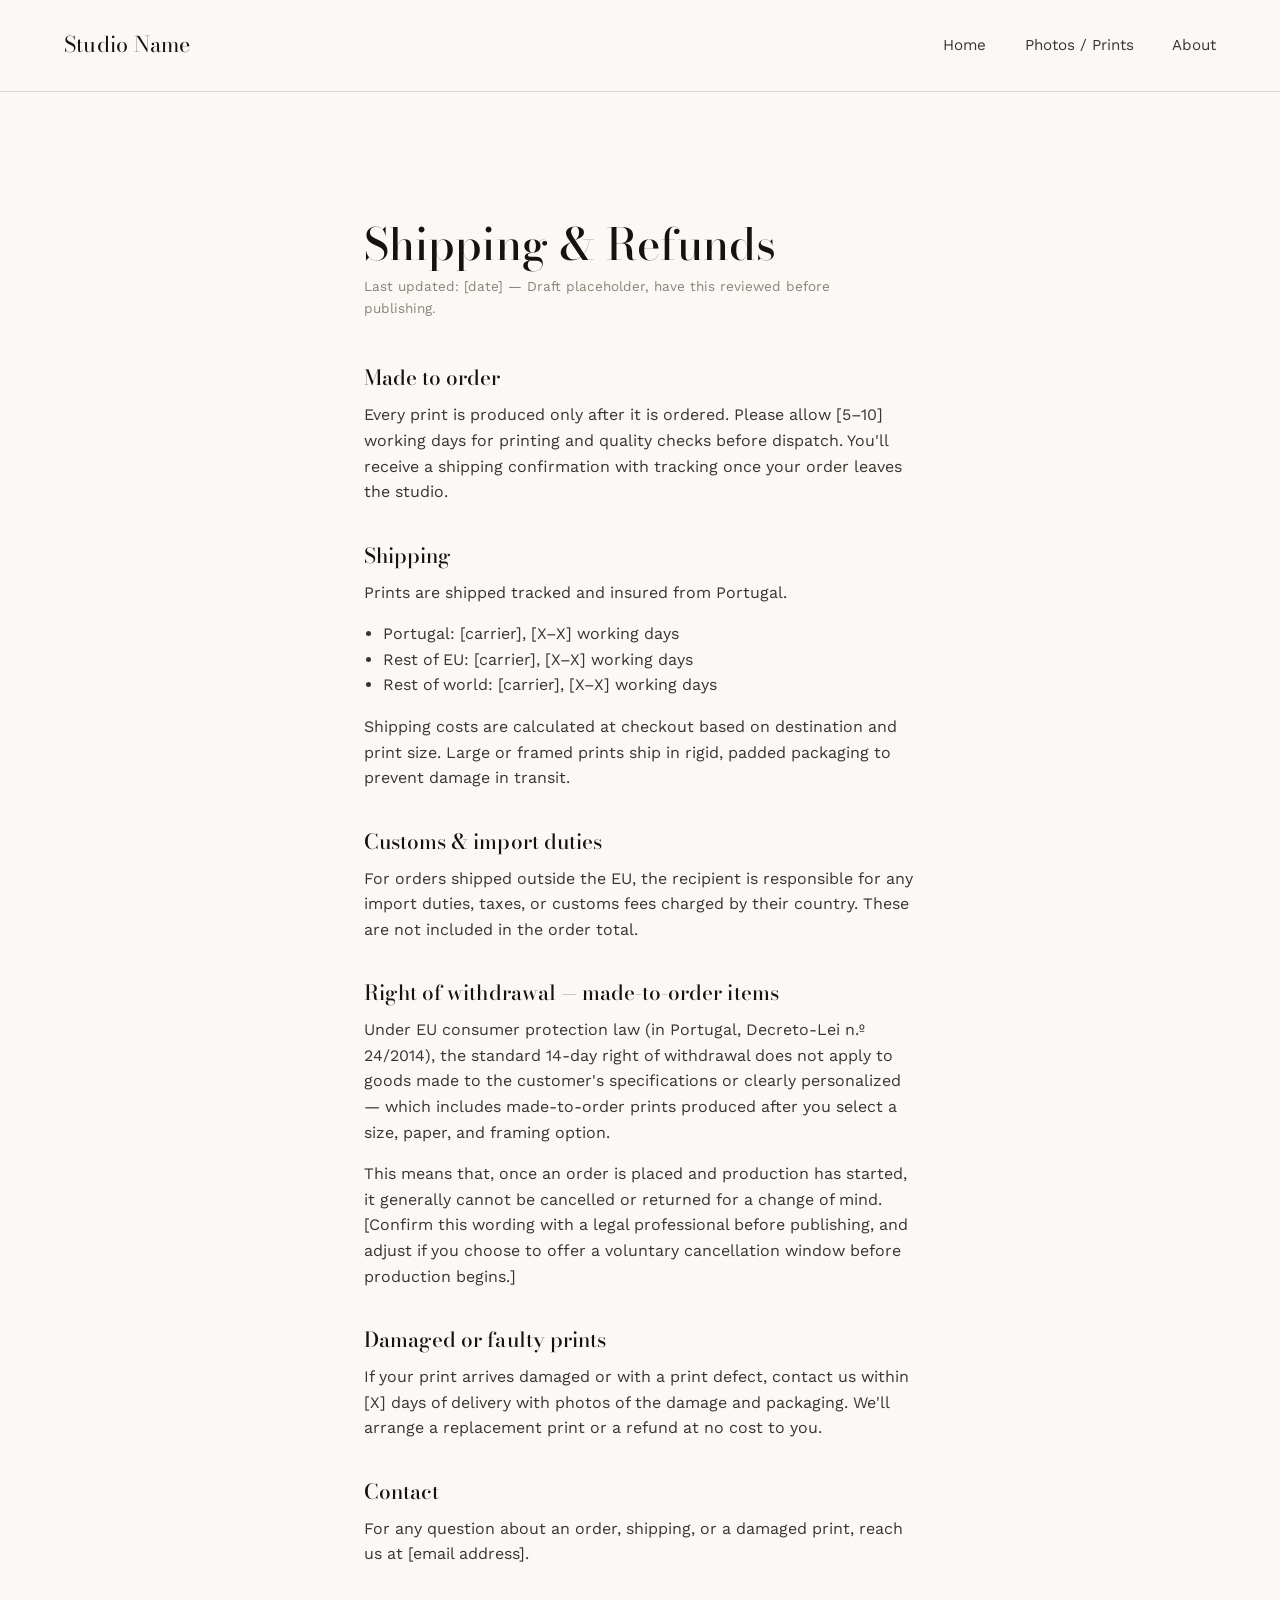
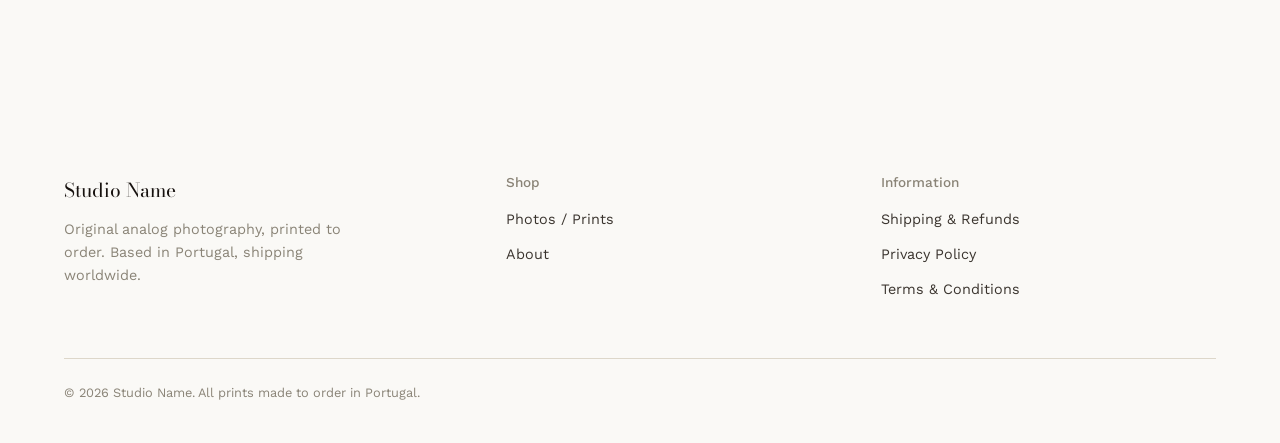
<file: shipping-refunds.html>
<!DOCTYPE html>
<html lang="en">
<head>
  <meta charset="UTF-8" />
  <meta name="viewport" content="width=device-width, initial-scale=1.0" />
  <meta name="theme-color" content="#faf9f6" />
  <title>Shipping &amp; Refunds — Studio Name</title>
  <link rel="preconnect" href="https://fonts.googleapis.com" />
  <link rel="preconnect" href="https://fonts.gstatic.com" crossorigin />
  <link href="https://fonts.googleapis.com/css2?family=Bodoni+Moda:ital,opsz,wght@0,6..96,400..500;1,6..96,400..500&family=Work+Sans:wght@400;500&display=swap" rel="stylesheet" />
  <link rel="stylesheet" href="css/style.css" />
</head>
<body>

  <header class="site-header">
    <a href="index.html" class="site-header__mark">Studio Name</a>
    <button class="nav-toggle" aria-label="Open menu" aria-expanded="false" aria-controls="primary-nav">
      <span class="nav-toggle__bar"></span>
      <span class="nav-toggle__bar"></span>
    </button>
    <nav>
      <ul class="site-nav" id="primary-nav">
        <li><a href="index.html">Home</a></li>
        <li><a href="prints.html">Photos / Prints</a></li>
        <li><a href="about.html">About</a></li>
      </ul>
    </nav>
  </header>

  <main>
    <div class="text-page">
      <h1>Shipping &amp; Refunds</h1>
      <p class="updated">Last updated: [date] — Draft placeholder, have this reviewed before publishing.</p>

      <h2>Made to order</h2>
      <p>Every print is produced only after it is ordered. Please allow [5–10] working days for printing and quality checks before dispatch. You'll receive a shipping confirmation with tracking once your order leaves the studio.</p>

      <h2>Shipping</h2>
      <p>Prints are shipped tracked and insured from Portugal.</p>
      <ul>
        <li>Portugal: [carrier], [X–X] working days</li>
        <li>Rest of EU: [carrier], [X–X] working days</li>
        <li>Rest of world: [carrier], [X–X] working days</li>
      </ul>
      <p>Shipping costs are calculated at checkout based on destination and print size. Large or framed prints ship in rigid, padded packaging to prevent damage in transit.</p>

      <h2>Customs &amp; import duties</h2>
      <p>For orders shipped outside the EU, the recipient is responsible for any import duties, taxes, or customs fees charged by their country. These are not included in the order total.</p>

      <h2>Right of withdrawal — made-to-order items</h2>
      <p>Under EU consumer protection law (in Portugal, Decreto-Lei n.º 24/2014), the standard 14-day right of withdrawal does not apply to goods made to the customer's specifications or clearly personalized — which includes made-to-order prints produced after you select a size, paper, and framing option.</p>
      <p>This means that, once an order is placed and production has started, it generally cannot be cancelled or returned for a change of mind. [Confirm this wording with a legal professional before publishing, and adjust if you choose to offer a voluntary cancellation window before production begins.]</p>

      <h2>Damaged or faulty prints</h2>
      <p>If your print arrives damaged or with a print defect, contact us within [X] days of delivery with photos of the damage and packaging. We'll arrange a replacement print or a refund at no cost to you.</p>

      <h2>Contact</h2>
      <p>For any question about an order, shipping, or a damaged print, reach us at [email address].</p>
    </div>
  </main>

  <footer class="site-footer">
    <div>
      <div class="site-footer__mark">Studio Name</div>
      <p class="site-footer__about">Original analog photography, printed to order. Based in Portugal, shipping worldwide.</p>
    </div>
    <div>
      <h3>Shop</h3>
      <ul class="footer-links">
        <li><a href="prints.html">Photos / Prints</a></li>
        <li><a href="about.html">About</a></li>
      </ul>
    </div>
    <div>
      <h3>Information</h3>
      <ul class="footer-links">
        <li><a href="shipping-refunds.html">Shipping &amp; Refunds</a></li>
        <li><a href="privacy.html">Privacy Policy</a></li>
        <li><a href="terms.html">Terms &amp; Conditions</a></li>
      </ul>
    </div>
    <div class="site-footer__bottom">
      © <span id="year"></span> Studio Name. All prints made to order in Portugal.
    </div>
  </footer>

  <script src="js/main.js"></script>
</body>
</html>
</file>
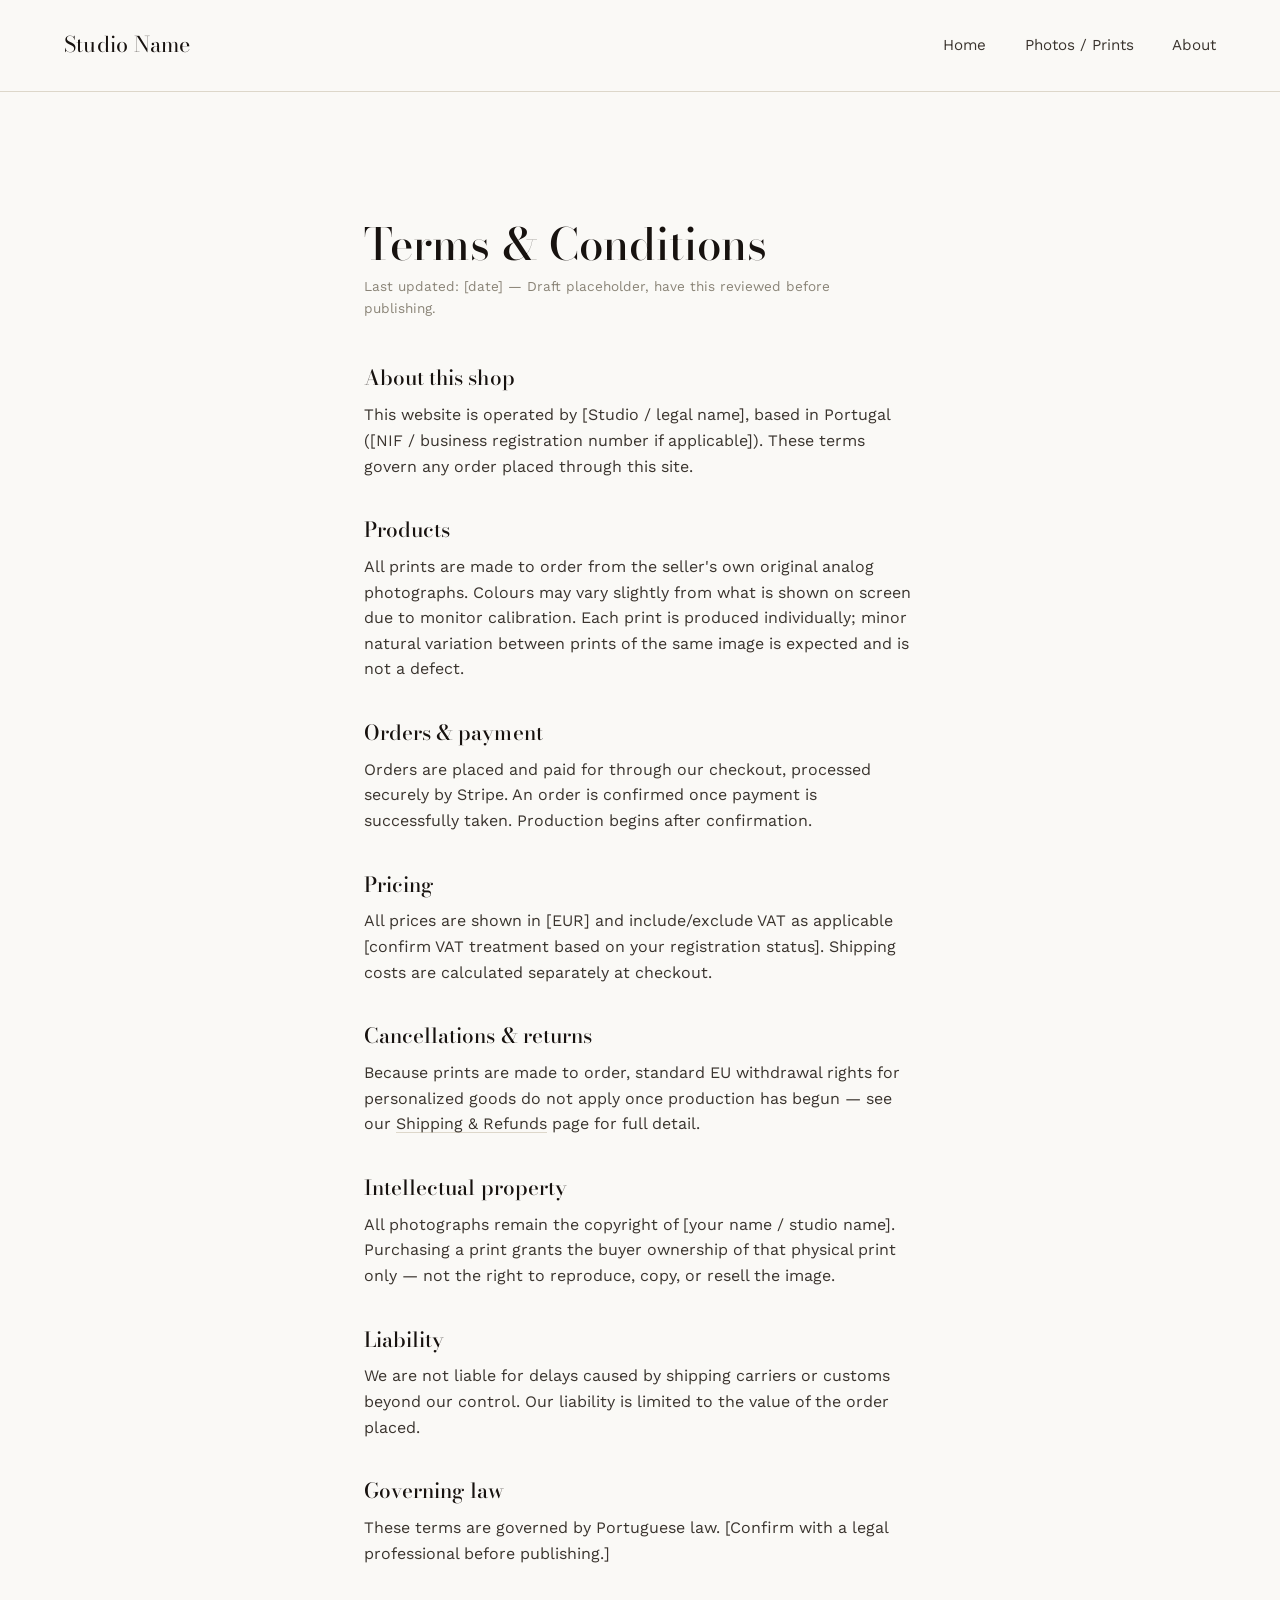
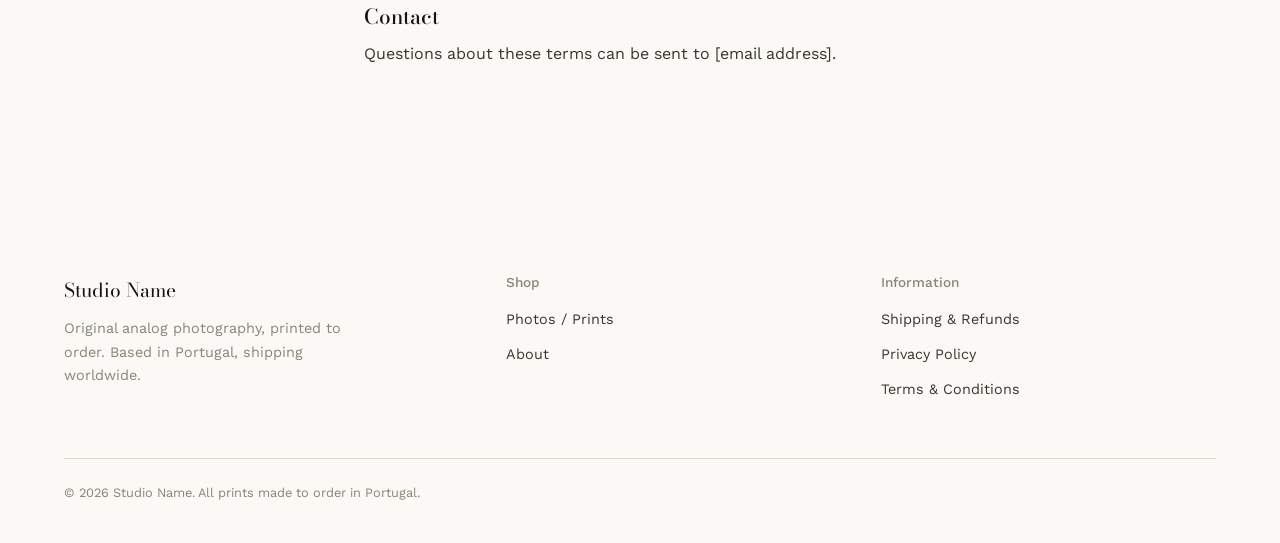
<file: terms.html>
<!DOCTYPE html>
<html lang="en">
<head>
  <meta charset="UTF-8" />
  <meta name="viewport" content="width=device-width, initial-scale=1.0" />
  <meta name="theme-color" content="#faf9f6" />
  <title>Terms &amp; Conditions — Studio Name</title>
  <link rel="preconnect" href="https://fonts.googleapis.com" />
  <link rel="preconnect" href="https://fonts.gstatic.com" crossorigin />
  <link href="https://fonts.googleapis.com/css2?family=Bodoni+Moda:ital,opsz,wght@0,6..96,400..500;1,6..96,400..500&family=Work+Sans:wght@400;500&display=swap" rel="stylesheet" />
  <link rel="stylesheet" href="css/style.css" />
</head>
<body>

  <header class="site-header">
    <a href="index.html" class="site-header__mark">Studio Name</a>
    <button class="nav-toggle" aria-label="Open menu" aria-expanded="false" aria-controls="primary-nav">
      <span class="nav-toggle__bar"></span>
      <span class="nav-toggle__bar"></span>
    </button>
    <nav>
      <ul class="site-nav" id="primary-nav">
        <li><a href="index.html">Home</a></li>
        <li><a href="prints.html">Photos / Prints</a></li>
        <li><a href="about.html">About</a></li>
      </ul>
    </nav>
  </header>

  <main>
    <div class="text-page">
      <h1>Terms &amp; Conditions</h1>
      <p class="updated">Last updated: [date] — Draft placeholder, have this reviewed before publishing.</p>

      <h2>About this shop</h2>
      <p>This website is operated by [Studio / legal name], based in Portugal ([NIF / business registration number if applicable]). These terms govern any order placed through this site.</p>

      <h2>Products</h2>
      <p>All prints are made to order from the seller's own original analog photographs. Colours may vary slightly from what is shown on screen due to monitor calibration. Each print is produced individually; minor natural variation between prints of the same image is expected and is not a defect.</p>

      <h2>Orders &amp; payment</h2>
      <p>Orders are placed and paid for through our checkout, processed securely by Stripe. An order is confirmed once payment is successfully taken. Production begins after confirmation.</p>

      <h2>Pricing</h2>
      <p>All prices are shown in [EUR] and include/exclude VAT as applicable [confirm VAT treatment based on your registration status]. Shipping costs are calculated separately at checkout.</p>

      <h2>Cancellations &amp; returns</h2>
      <p>Because prints are made to order, standard EU withdrawal rights for personalized goods do not apply once production has begun — see our <a href="shipping-refunds.html" class="text-link">Shipping &amp; Refunds</a> page for full detail.</p>

      <h2>Intellectual property</h2>
      <p>All photographs remain the copyright of [your name / studio name]. Purchasing a print grants the buyer ownership of that physical print only — not the right to reproduce, copy, or resell the image.</p>

      <h2>Liability</h2>
      <p>We are not liable for delays caused by shipping carriers or customs beyond our control. Our liability is limited to the value of the order placed.</p>

      <h2>Governing law</h2>
      <p>These terms are governed by Portuguese law. [Confirm with a legal professional before publishing.]</p>

      <h2>Contact</h2>
      <p>Questions about these terms can be sent to [email address].</p>
    </div>
  </main>

  <footer class="site-footer">
    <div>
      <div class="site-footer__mark">Studio Name</div>
      <p class="site-footer__about">Original analog photography, printed to order. Based in Portugal, shipping worldwide.</p>
    </div>
    <div>
      <h3>Shop</h3>
      <ul class="footer-links">
        <li><a href="prints.html">Photos / Prints</a></li>
        <li><a href="about.html">About</a></li>
      </ul>
    </div>
    <div>
      <h3>Information</h3>
      <ul class="footer-links">
        <li><a href="shipping-refunds.html">Shipping &amp; Refunds</a></li>
        <li><a href="privacy.html">Privacy Policy</a></li>
        <li><a href="terms.html">Terms &amp; Conditions</a></li>
      </ul>
    </div>
    <div class="site-footer__bottom">
      © <span id="year"></span> Studio Name. All prints made to order in Portugal.
    </div>
  </footer>

  <script src="js/main.js"></script>
</body>
</html>
</file>
<file: css/style.css>
/* ==========================================================================
   Design tokens
   -------------------------------------------------------------------------
   Paper / ink palette, no color accent competing with the photographs.
   Brass used only as a rare, deliberate micro-accent (price tags, focus
   states) — a nod to frame hardware and vintage camera fittings.
   ========================================================================== */

:root {
  --paper: #faf9f6;
  --paper-dim: #f2efe9;
  --ink: #17120f;
  --ink-soft: #3a342e;
  --stone: #8a8477;
  --line: #ddd7ca;
  --brass: #8c6a42;
  --brass-dim: #b89b73;

  --font-display: "Bodoni Moda", "Times New Roman", serif;
  --font-body: "Work Sans", -apple-system, BlinkMacSystemFont, sans-serif;

  --measure: 62ch;
  --gutter: clamp(1.5rem, 5vw, 4rem);
  --section-gap: clamp(4rem, 10vw, 9rem);
}

* {
  box-sizing: border-box;
}

html {
  scroll-behavior: smooth;
}

@media (prefers-reduced-motion: reduce) {
  html {
    scroll-behavior: auto;
  }
  * {
    animation-duration: 0.01ms !important;
    animation-iteration-count: 1 !important;
    transition-duration: 0.01ms !important;
  }
}

body {
  margin: 0;
  background: var(--paper);
  color: var(--ink);
  font-family: var(--font-body);
  font-size: 16px;
  line-height: 1.6;
  -webkit-font-smoothing: antialiased;
}

img {
  max-width: 100%;
  display: block;
}

a {
  color: inherit;
}

a:focus-visible,
button:focus-visible,
input:focus-visible {
  outline: 2px solid var(--brass);
  outline-offset: 3px;
}

h1, h2, h3 {
  font-family: var(--font-display);
  font-weight: 500;
  line-height: 1.1;
  margin: 0;
  letter-spacing: 0.002em;
}

p {
  margin: 0 0 1em;
  max-width: var(--measure);
}

/* ==========================================================================
   Header / nav
   ========================================================================== */

.site-header {
  display: flex;
  align-items: center;
  justify-content: space-between;
  padding: 1.75rem var(--gutter);
  border-bottom: 1px solid var(--line);
}

.site-header__mark {
  font-family: var(--font-display);
  font-size: 1.35rem;
  text-decoration: none;
  letter-spacing: 0.01em;
}

.site-nav {
  display: flex;
  gap: clamp(1.25rem, 3vw, 2.5rem);
  list-style: none;
  margin: 0;
  padding: 0;
}

.site-nav a {
  text-decoration: none;
  font-size: 0.95rem;
  color: var(--ink-soft);
  position: relative;
  padding-bottom: 2px;
}

.site-nav a:hover {
  color: var(--ink);
}

.site-nav a[aria-current="page"] {
  color: var(--ink);
  border-bottom: 1px solid var(--brass);
}

.nav-toggle {
  display: none;
  background: none;
  border: none;
  cursor: pointer;
  width: 44px;
  height: 44px;
  align-items: center;
  justify-content: center;
}

.nav-toggle__bar {
  display: block;
  width: 22px;
  height: 1px;
  background: var(--ink);
  margin: 5px 0;
}

@media (max-width: 720px) {
  .nav-toggle {
    display: flex;
  }

  .site-nav {
    position: absolute;
    top: 100%;
    left: 0;
    right: 0;
    z-index: 30;
    flex-direction: column;
    gap: 0;
    background: var(--paper);
    border-bottom: 1px solid var(--line);
    max-height: 0;
    overflow: hidden;
    transition: max-height 0.3s ease;
  }

  .site-nav.is-open {
    max-height: 240px;
  }

  .site-nav a {
    padding: 1rem var(--gutter);
    display: block;
    border-bottom: 1px solid var(--line);
    font-size: 1rem;
  }

  .site-header {
    position: relative;
    z-index: 20;
  }
}

/* ==========================================================================
   Hero
   ========================================================================== */

.hero {
  display: grid;
  grid-template-rows: 1fr auto;
  min-height: 86vh;
  border-bottom: 1px solid var(--line);
}

@media (max-width: 720px) {
  .hero {
    min-height: 62vh;
  }
}

.hero__frame {
  background: var(--ink);
  display: flex;
  align-items: center;
  justify-content: center;
  color: var(--stone);
  position: relative;
  overflow: hidden;
}

.hero__frame img {
  width: 100%;
  height: 100%;
  object-fit: cover;
}

.hero__placeholder {
  font-family: var(--font-body);
  font-size: 0.8rem;
  letter-spacing: 0.03em;
  text-align: center;
  padding: 2rem;
  border: 1px dashed #4a433b;
  margin: 2rem;
}

.hero__caption {
  display: flex;
  align-items: flex-end;
  justify-content: space-between;
  gap: 2rem;
  padding: 2rem var(--gutter);
  flex-wrap: wrap;
}

.hero__caption h1 {
  font-size: clamp(2.2rem, 5vw, 4rem);
  max-width: 14ch;
}

.hero__caption p {
  color: var(--stone);
  font-size: 1rem;
  margin: 0.75rem 0 0;
}

/* ==========================================================================
   Buttons / links
   ========================================================================== */

.btn {
  display: inline-block;
  text-decoration: none;
  font-family: var(--font-body);
  font-size: 0.95rem;
  padding: 0.85rem 1.75rem;
  min-height: 44px;
  box-sizing: border-box;
  border: 1px solid var(--ink);
  color: var(--ink);
  background: transparent;
  cursor: pointer;
  transition: background 0.15s ease, color 0.15s ease;
}

.btn:hover {
  background: var(--ink);
  color: var(--paper);
}

.btn--primary {
  background: var(--ink);
  color: var(--paper);
}

.btn--primary:hover {
  background: var(--brass);
  border-color: var(--brass);
}

.text-link {
  text-decoration: underline;
  text-underline-offset: 3px;
  text-decoration-color: var(--line);
}

.text-link:hover {
  text-decoration-color: var(--ink);
}

/* ==========================================================================
   Sections / layout helpers
   ========================================================================== */

section {
  padding: var(--section-gap) var(--gutter);
  border-bottom: 1px solid var(--line);
}

section:last-of-type {
  border-bottom: none;
}

.section__head {
  display: flex;
  align-items: baseline;
  justify-content: space-between;
  gap: 2rem;
  margin-bottom: clamp(2rem, 5vw, 3.5rem);
  flex-wrap: wrap;
}

.section__head h2 {
  font-size: clamp(1.75rem, 3.5vw, 2.5rem);
}

/* ==========================================================================
   Gallery grid (asymmetric — not a uniform product-card kit)
   ========================================================================== */

.gallery {
  display: grid;
  grid-template-columns: repeat(6, 1fr);
  gap: clamp(1rem, 2.5vw, 2rem);
}

.gallery__item {
  text-decoration: none;
  color: inherit;
  grid-column: span 3;
}

.gallery__item--wide {
  grid-column: span 4;
}

.gallery__item--narrow {
  grid-column: span 2;
}

@media (max-width: 860px) {
  .gallery {
    grid-template-columns: repeat(2, 1fr);
  }
  .gallery__item,
  .gallery__item--wide,
  .gallery__item--narrow {
    grid-column: span 2;
  }
}

.gallery__frame {
  background: var(--paper-dim);
  aspect-ratio: 4 / 5;
  display: flex;
  align-items: center;
  justify-content: center;
  overflow: hidden;
  margin-bottom: 0.9rem;
}

.gallery__item--wide .gallery__frame {
  aspect-ratio: 3 / 2;
}

.gallery__frame img {
  width: 100%;
  height: 100%;
  object-fit: cover;
  transition: transform 0.4s ease;
}

.gallery__item:hover .gallery__frame img {
  transform: scale(1.015);
}

.gallery__placeholder {
  font-size: 0.75rem;
  color: var(--stone);
  text-align: center;
  padding: 1rem;
  border: 1px dashed var(--line);
  margin: 1.5rem;
}

.gallery__meta {
  display: flex;
  justify-content: space-between;
  font-size: 0.9rem;
  gap: 1rem;
}

.gallery__title {
  font-family: var(--font-display);
  font-size: 1.05rem;
}

.gallery__price {
  color: var(--brass);
  white-space: nowrap;
}

.gallery__sub {
  color: var(--stone);
  font-size: 0.85rem;
  margin-top: 0.15rem;
}

/* ==========================================================================
   Product page
   ========================================================================== */

.product {
  display: grid;
  grid-template-columns: 1.3fr 1fr;
  gap: clamp(2rem, 5vw, 5rem);
  padding: var(--section-gap) var(--gutter);
  border-bottom: 1px solid var(--line);
}

@media (max-width: 860px) {
  .product {
    grid-template-columns: 1fr;
  }
}

.product__frame {
  background: var(--paper-dim);
  aspect-ratio: 4 / 5;
  display: flex;
  align-items: center;
  justify-content: center;
}

.product__frame img {
  width: 100%;
  height: 100%;
  object-fit: cover;
}

.product__info h1 {
  font-size: clamp(1.9rem, 3.5vw, 2.6rem);
  margin-bottom: 0.5rem;
}

.product__meta {
  color: var(--stone);
  font-size: 0.95rem;
  margin-bottom: 1.75rem;
}

.product__price {
  font-family: var(--font-display);
  font-size: 1.5rem;
  color: var(--brass);
  margin: 1.5rem 0;
}

.option-group {
  margin-bottom: 1.75rem;
}

.option-group__label {
  display: block;
  font-size: 0.85rem;
  color: var(--stone);
  margin-bottom: 0.65rem;
}

.option-pills {
  display: flex;
  flex-wrap: wrap;
  gap: 0.6rem;
}

.option-pill {
  border: 1px solid var(--line);
  background: transparent;
  padding: 0.55rem 1.1rem;
  min-height: 44px;
  font-size: 0.9rem;
  font-family: var(--font-body);
  cursor: pointer;
}

.option-pill[aria-pressed="true"] {
  border-color: var(--ink);
  background: var(--ink);
  color: var(--paper);
}

.product__cta {
  margin-top: 2rem;
  display: flex;
  flex-direction: column;
  gap: 0.75rem;
}

.product__note {
  font-size: 0.85rem;
  color: var(--stone);
  margin-top: 1.5rem;
}

/* ==========================================================================
   About
   ========================================================================== */

.about {
  display: grid;
  grid-template-columns: 1fr 1fr;
  gap: clamp(2rem, 5vw, 5rem);
  align-items: center;
}

@media (max-width: 860px) {
  .about {
    grid-template-columns: 1fr;
  }
}

.about__portrait {
  background: var(--paper-dim);
  aspect-ratio: 4 / 5;
  display: flex;
  align-items: center;
  justify-content: center;
}

.about h2 {
  font-size: clamp(1.9rem, 3.5vw, 2.6rem);
  margin-bottom: 1.25rem;
}

/* ==========================================================================
   Simple text pages (legal, shipping, etc.)
   ========================================================================== */

.text-page {
  padding: var(--section-gap) var(--gutter);
  max-width: 68ch;
  margin: 0 auto;
}

.text-page h1 {
  font-size: clamp(2rem, 4vw, 2.75rem);
  margin-bottom: 0.5rem;
}

.text-page .updated {
  color: var(--stone);
  font-size: 0.85rem;
  margin-bottom: 3rem;
}

.text-page h2 {
  font-size: 1.3rem;
  margin-top: 2.5rem;
  margin-bottom: 0.75rem;
}

.text-page p,
.text-page li {
  color: var(--ink-soft);
}

.text-page ul {
  padding-left: 1.2rem;
}

/* ==========================================================================
   Footer
   ========================================================================== */

.site-footer {
  padding: clamp(2.5rem, 6vw, 4rem) var(--gutter) 2.5rem;
  display: grid;
  grid-template-columns: 1.2fr 1fr 1fr;
  gap: 2.5rem;
}

@media (max-width: 720px) {
  .site-footer {
    grid-template-columns: 1fr;
  }
}

.site-footer h3 {
  font-family: var(--font-body);
  font-size: 0.85rem;
  color: var(--stone);
  font-weight: 500;
  margin-bottom: 1rem;
}

.site-footer__mark {
  font-family: var(--font-display);
  font-size: 1.2rem;
  margin-bottom: 0.75rem;
}

.site-footer__about {
  color: var(--stone);
  font-size: 0.9rem;
  max-width: 32ch;
}

.footer-links {
  list-style: none;
  margin: 0;
  padding: 0;
  display: flex;
  flex-direction: column;
  gap: 0.6rem;
}

.footer-links a {
  text-decoration: none;
  font-size: 0.9rem;
  color: var(--ink-soft);
}

.footer-links a:hover {
  color: var(--ink);
}

.site-footer__bottom {
  grid-column: 1 / -1;
  margin-top: 1rem;
  padding-top: 1.5rem;
  border-top: 1px solid var(--line);
  color: var(--stone);
  font-size: 0.8rem;
}
</file>
